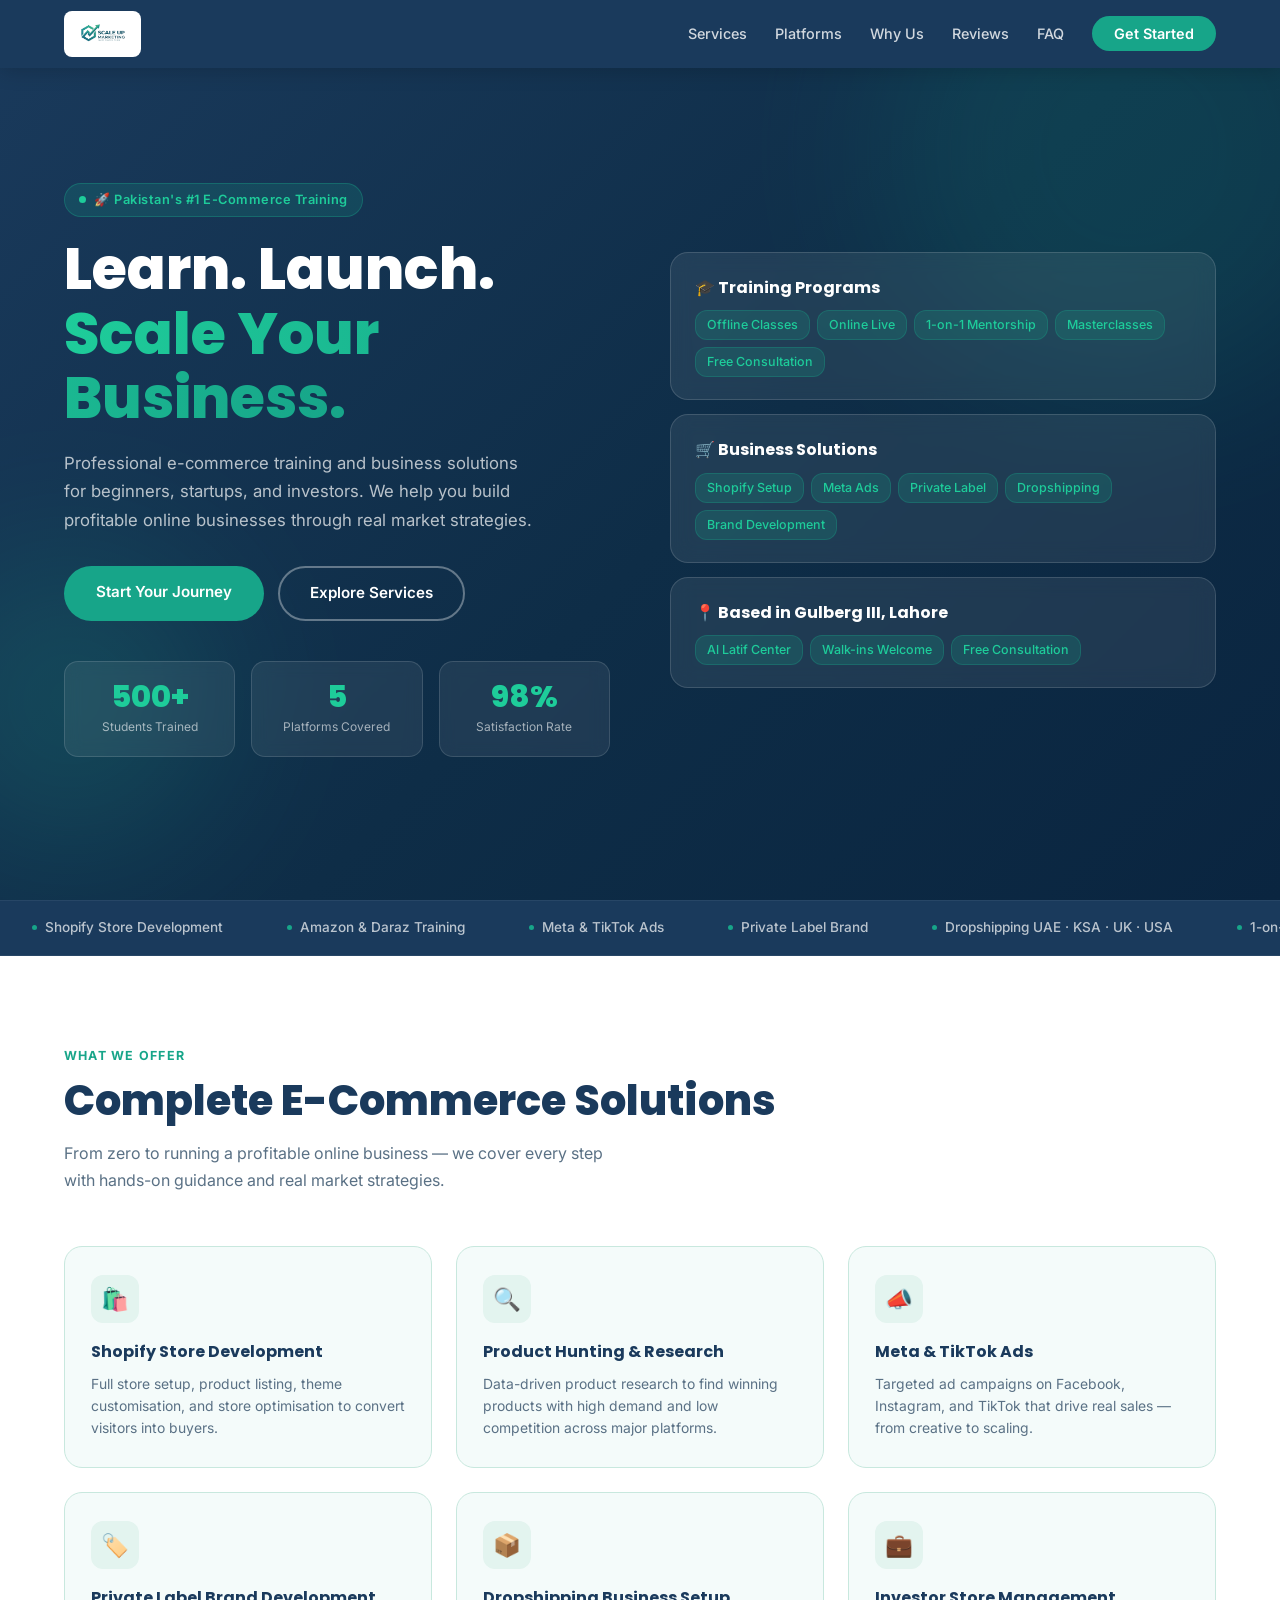
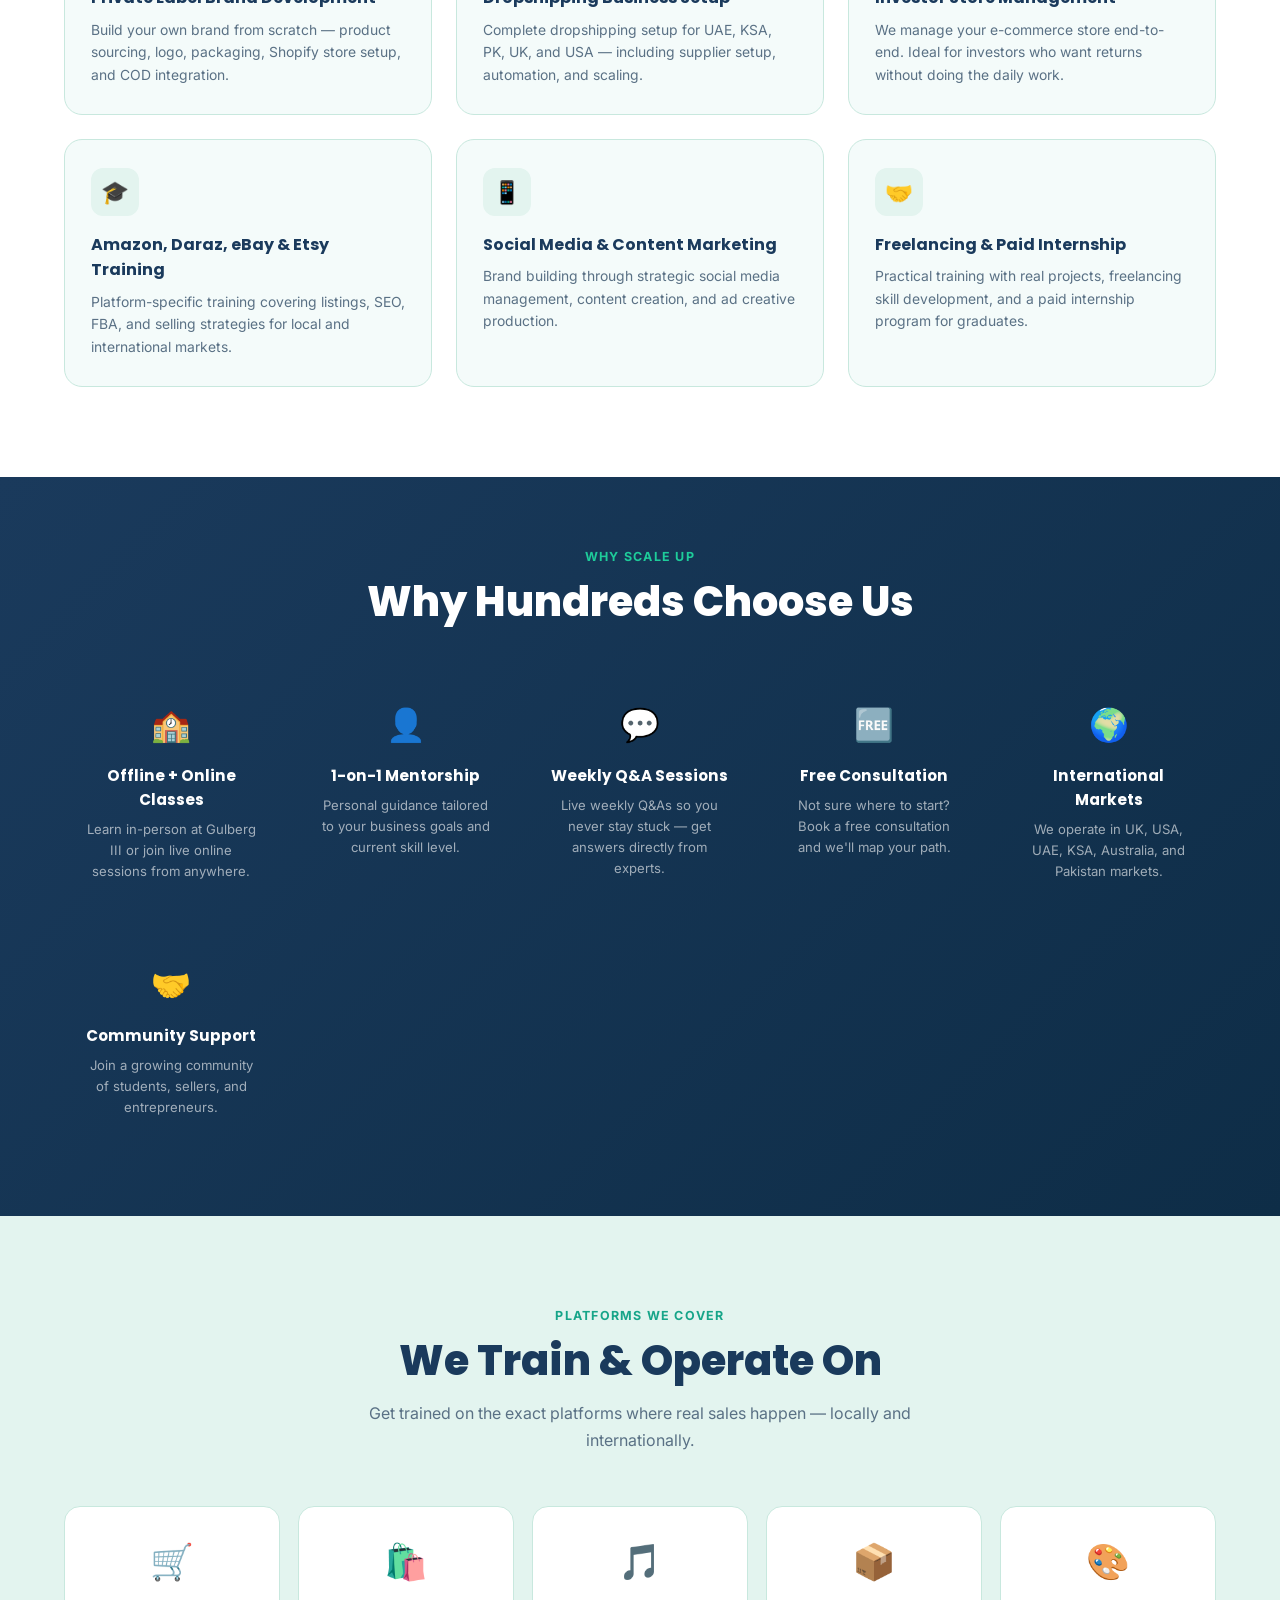
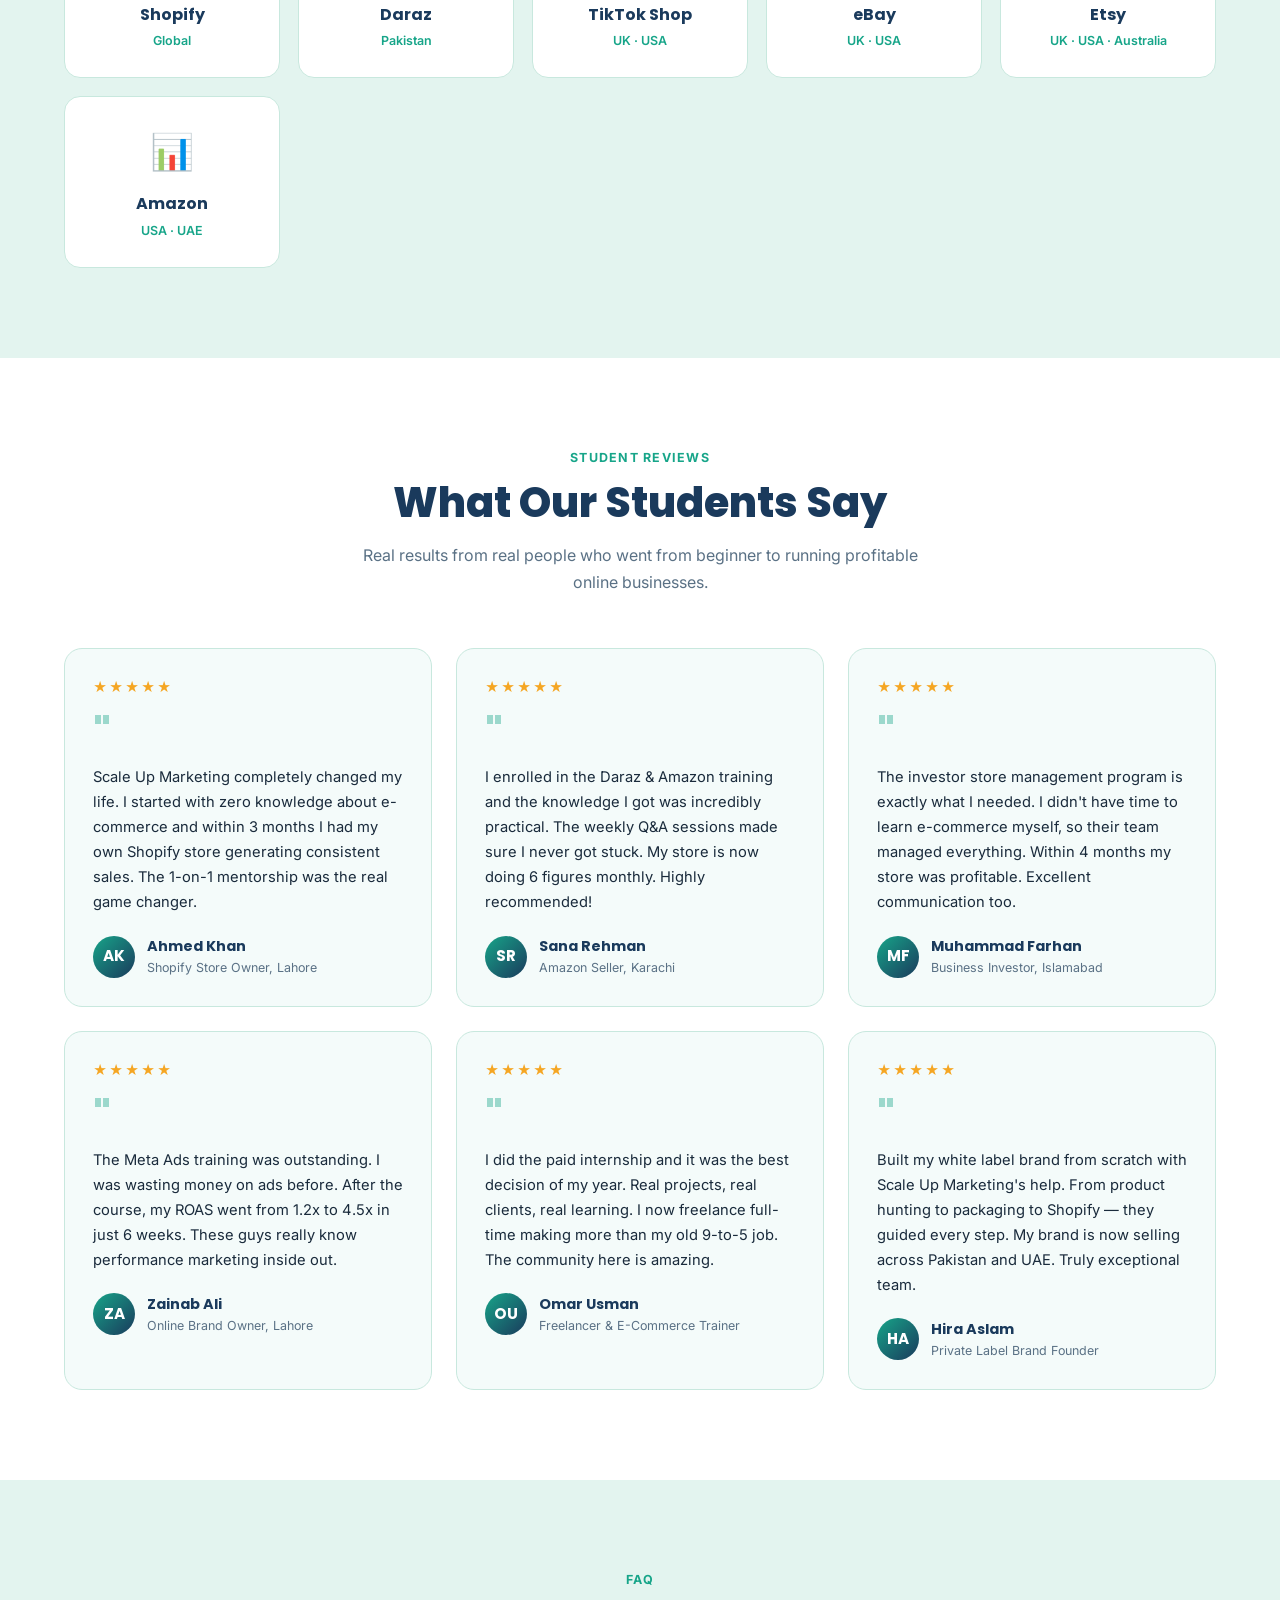
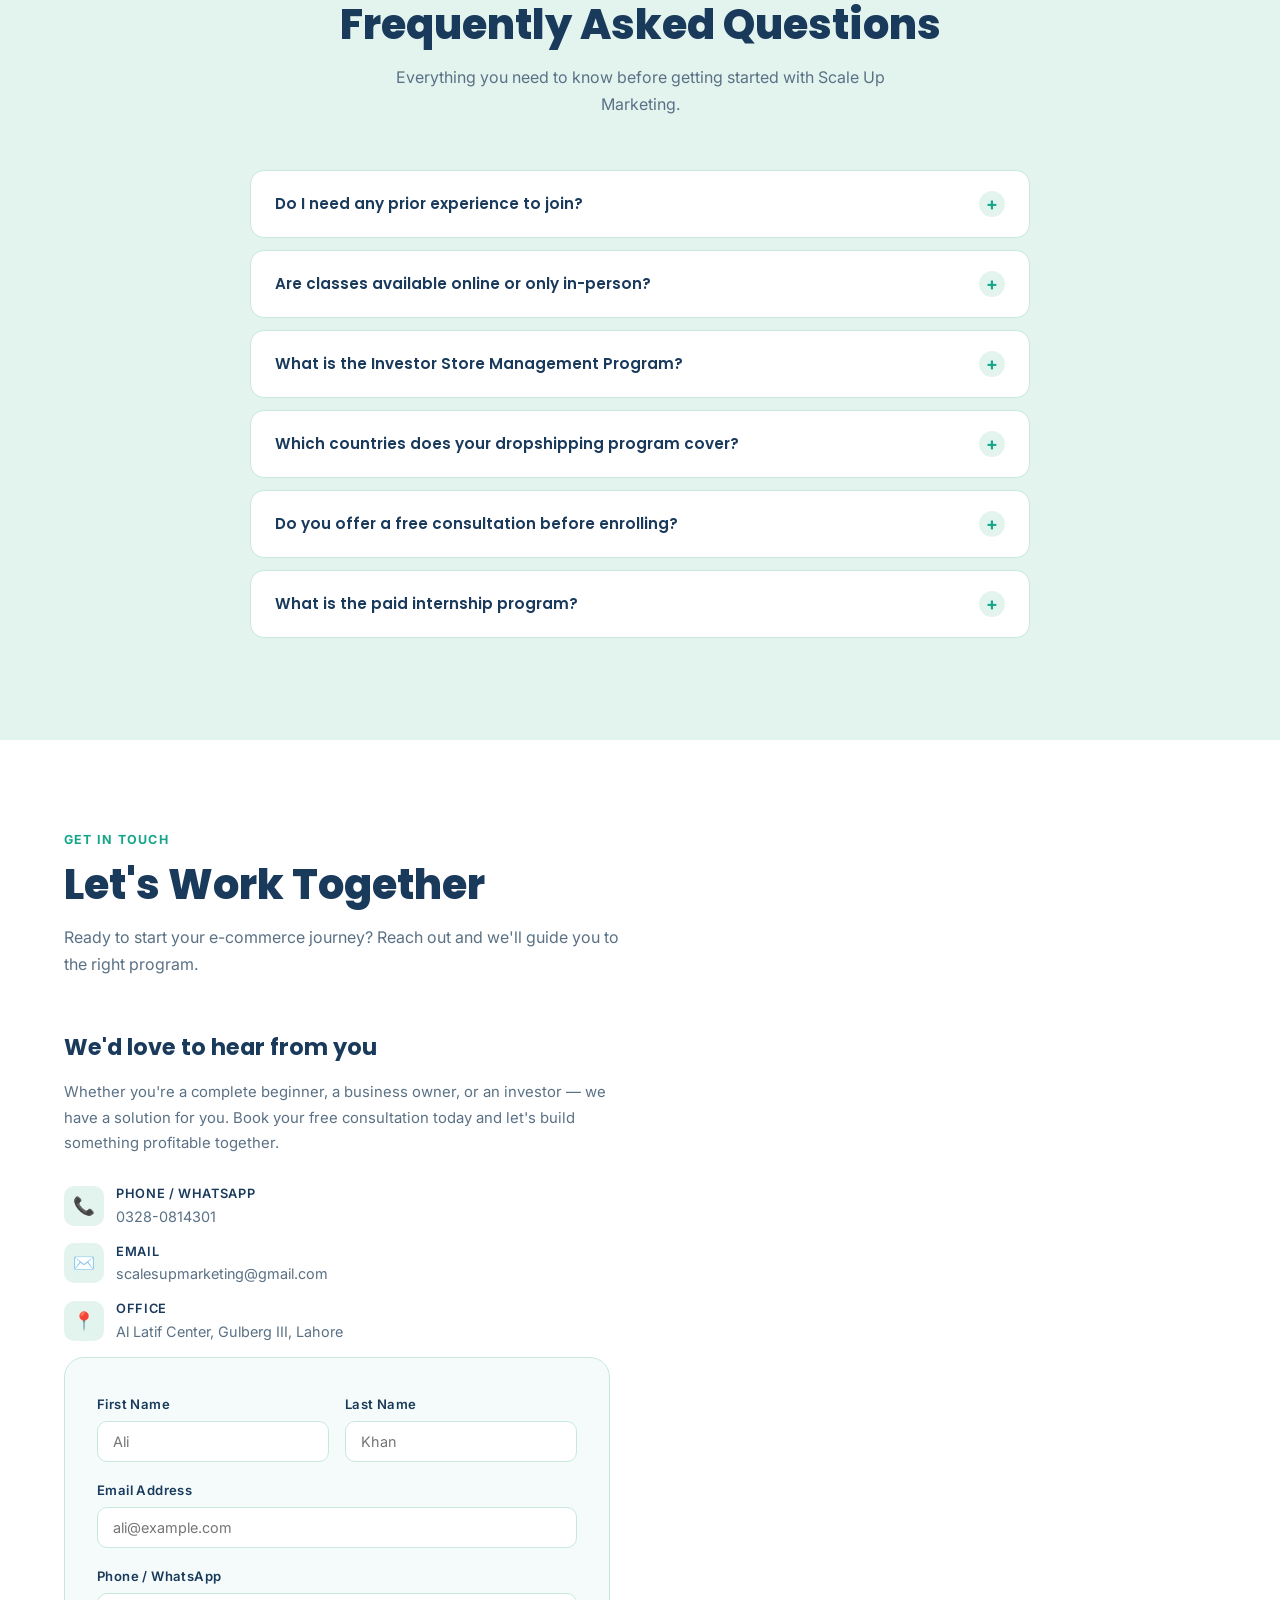
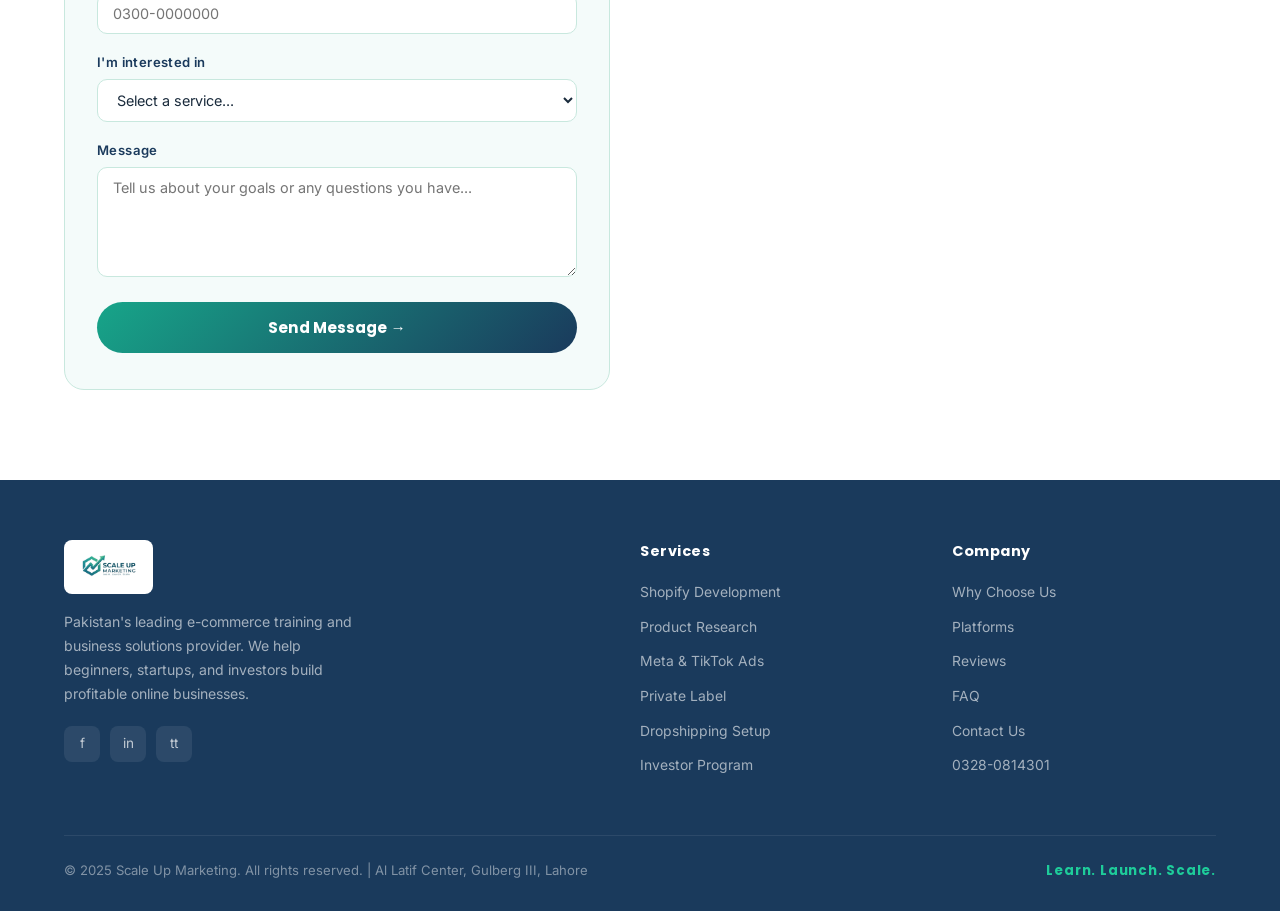
<file: index.html>
<!DOCTYPE html>
<html lang="en">
<head>
<meta charset="UTF-8"/>
<meta name="viewport" content="width=device-width, initial-scale=1.0"/>
<title>Scale Up Marketing — Learn. Launch. Scale.</title>
<link rel="preconnect" href="https://fonts.googleapis.com"/>
<link rel="preconnect" href="https://fonts.gstatic.com" crossorigin/>
<link href="https://fonts.googleapis.com/css2?family=Poppins:wght@400;500;600;700;800&family=Inter:wght@400;500&display=swap" rel="stylesheet"/>
<style>
*,*::before,*::after{box-sizing:border-box;margin:0;padding:0}
:root{
  --navy:#1A3A5C;
  --navy-light:#1F4E78;
  --teal:#17A589;
  --teal-light:#1ECC9A;
  --teal-pale:#E3F4EF;
  --bg:#F4FBFA;
  --white:#FFFFFF;
  --gray:#F2F4F6;
  --text:#1a2b3c;
  --muted:#5a7185;
  --border:#C8E8DE;
}
html{scroll-behavior:smooth}
body{font-family:'Inter',sans-serif;background:var(--bg);color:var(--text);line-height:1.6;overflow-x:hidden}

/* ── NAV ── */
nav{position:fixed;top:0;left:0;right:0;z-index:100;background:var(--navy);padding:0 5%;height:68px;display:flex;align-items:center;justify-content:space-between;box-shadow:0 2px 20px rgba(0,0,0,.18)}
.nav-logo{display:flex;align-items:center;gap:10px;text-decoration:none}
.nav-logo-img{height:46px;width:auto;object-fit:contain;background:#fff;border-radius:8px;padding:4px 10px;}
.nav-logo-icon{width:38px;height:38px}
.nav-logo-text{font-family:'Poppins',sans-serif;font-weight:700;font-size:1.05rem;color:#fff;line-height:1.1}
.nav-logo-text span{color:var(--teal-light);font-weight:800}
.nav-links{display:flex;align-items:center;gap:28px;list-style:none}
.nav-links a{color:rgba(255,255,255,.8);text-decoration:none;font-size:.9rem;font-weight:500;transition:color .2s}
.nav-links a:hover{color:var(--teal-light)}
.nav-cta{background:var(--teal);color:#fff!important;padding:9px 22px;border-radius:25px;font-weight:600!important;transition:background .2s!important}
.nav-cta:hover{background:var(--teal-light)!important}
.hamburger{display:none;flex-direction:column;gap:5px;cursor:pointer;padding:4px}
.hamburger span{width:24px;height:2px;background:#fff;border-radius:2px;transition:.3s}
@media(max-width:768px){
  .nav-links{display:none;position:absolute;top:68px;left:0;right:0;background:var(--navy);flex-direction:column;padding:20px 5%;gap:16px;border-top:1px solid rgba(255,255,255,.1)}
  .nav-links.open{display:flex}
  .hamburger{display:flex}
}

/* ── HERO ── */
#hero{min-height:100vh;background:linear-gradient(135deg,var(--navy) 0%,#0E2D47 55%,#0A2540 100%);display:flex;align-items:center;padding:100px 5% 60px;position:relative;overflow:hidden}
.hero-blob{position:absolute;border-radius:50%;filter:blur(80px);opacity:.15;pointer-events:none}
.blob1{width:500px;height:500px;background:var(--teal);top:-100px;right:-100px}
.blob2{width:300px;height:300px;background:#1ECC9A;bottom:50px;left:-80px}
.hero-inner{max-width:1200px;margin:0 auto;width:100%;display:grid;grid-template-columns:1fr 1fr;gap:60px;align-items:center;position:relative;z-index:1}
.hero-tag{display:inline-flex;align-items:center;gap:8px;background:rgba(23,165,137,.18);border:1px solid rgba(23,165,137,.35);color:var(--teal-light);padding:6px 14px;border-radius:20px;font-size:.8rem;font-weight:600;margin-bottom:20px;letter-spacing:.04em}
.hero-tag::before{content:'';width:7px;height:7px;background:var(--teal-light);border-radius:50%;animation:pulse 2s infinite}
@keyframes pulse{0%,100%{opacity:1;transform:scale(1)}50%{opacity:.5;transform:scale(1.4)}}
.hero-title{font-family:'Poppins',sans-serif;font-size:clamp(2.2rem,5vw,3.6rem);font-weight:800;color:#fff;line-height:1.12;margin-bottom:18px}
.hero-title .accent{background:linear-gradient(90deg,#1ECC9A,#17A589);-webkit-background-clip:text;-webkit-text-fill-color:transparent;background-clip:text}
.hero-subtitle{font-size:1.05rem;color:rgba(255,255,255,.7);margin-bottom:32px;max-width:480px;line-height:1.7}
.hero-btns{display:flex;gap:14px;flex-wrap:wrap}
.btn-primary{background:var(--teal);color:#fff;padding:14px 32px;border-radius:30px;font-weight:600;font-size:.95rem;text-decoration:none;transition:all .25s;display:inline-block}
.btn-primary:hover{background:var(--teal-light);transform:translateY(-2px);box-shadow:0 8px 25px rgba(23,165,137,.4)}
.btn-outline{border:2px solid rgba(255,255,255,.35);color:#fff;padding:13px 30px;border-radius:30px;font-weight:600;font-size:.95rem;text-decoration:none;transition:all .25s;display:inline-block}
.btn-outline:hover{border-color:var(--teal-light);color:var(--teal-light)}
.hero-stats{display:grid;grid-template-columns:repeat(3,1fr);gap:16px;margin-top:40px}
.stat-hex{background:rgba(255,255,255,.07);border:1px solid rgba(255,255,255,.13);border-radius:14px;padding:20px 14px;text-align:center;backdrop-filter:blur(8px)}
.stat-num{font-family:'Poppins',sans-serif;font-size:1.9rem;font-weight:800;color:var(--teal-light);line-height:1}
.stat-label{font-size:.75rem;color:rgba(255,255,255,.6);margin-top:5px}
.hero-visual{display:flex;flex-direction:column;gap:14px;align-items:center}
.hero-card{background:rgba(255,255,255,.08);border:1px solid rgba(255,255,255,.14);border-radius:18px;padding:22px 24px;backdrop-filter:blur(10px);width:100%}
.hero-card-title{font-family:'Poppins',sans-serif;font-weight:700;color:#fff;font-size:1rem;margin-bottom:10px}
.hero-card-items{display:flex;flex-wrap:wrap;gap:7px}
.hero-card-item{background:rgba(23,165,137,.2);border:1px solid rgba(23,165,137,.3);color:var(--teal-light);font-size:.78rem;padding:4px 11px;border-radius:12px;font-weight:500}
@media(max-width:768px){
  .hero-inner{grid-template-columns:1fr}
  .hero-stats{grid-template-columns:repeat(3,1fr)}
  .hero-visual{display:none}
}

/* ── TICKER ── */
.ticker-wrap{background:var(--navy);padding:16px 0;overflow:hidden;border-top:1px solid rgba(255,255,255,.06);border-bottom:1px solid rgba(255,255,255,.06)}
.ticker-track{display:flex;gap:0;white-space:nowrap;animation:ticker 22s linear infinite}
@keyframes ticker{from{transform:translateX(0)}to{transform:translateX(-50%)}}
.ticker-item{display:inline-flex;align-items:center;gap:8px;padding:0 32px;color:rgba(255,255,255,.7);font-size:.85rem;font-weight:500}
.ticker-item .dot{width:5px;height:5px;background:var(--teal);border-radius:50%;flex-shrink:0}

/* ── SECTIONS COMMON ── */
section{padding:90px 5%}
.section-inner{max-width:1200px;margin:0 auto}
.section-eyebrow{font-size:.78rem;font-weight:700;letter-spacing:.1em;text-transform:uppercase;color:var(--teal);margin-bottom:10px}
.section-title{font-family:'Poppins',sans-serif;font-size:clamp(1.8rem,3.5vw,2.6rem);font-weight:800;color:var(--navy);line-height:1.2;margin-bottom:14px}
.section-sub{font-size:1rem;color:var(--muted);max-width:560px;line-height:1.7}
.section-header{margin-bottom:52px}
.section-header.centered{text-align:center}
.section-header.centered .section-sub{margin:0 auto}

/* ── SERVICES ── */
#services{background:var(--white)}
.services-grid{display:grid;grid-template-columns:repeat(auto-fit,minmax(280px,1fr));gap:24px}
.service-card{background:var(--bg);border:1.5px solid var(--border);border-radius:18px;padding:28px 26px;transition:all .3s;cursor:default;position:relative;overflow:hidden}
.service-card::before{content:'';position:absolute;top:0;left:0;right:0;height:3px;background:linear-gradient(90deg,var(--teal),var(--teal-light));transform:scaleX(0);transform-origin:left;transition:.3s}
.service-card:hover{transform:translateY(-5px);box-shadow:0 16px 40px rgba(23,165,137,.13);border-color:var(--teal)}
.service-card:hover::before{transform:scaleX(1)}
.service-icon{width:48px;height:48px;background:var(--teal-pale);border-radius:12px;display:flex;align-items:center;justify-content:center;margin-bottom:16px;font-size:1.4rem}
.service-name{font-family:'Poppins',sans-serif;font-weight:700;font-size:1rem;color:var(--navy);margin-bottom:8px}
.service-desc{font-size:.87rem;color:var(--muted);line-height:1.6}

/* ── PLATFORMS ── */
#platforms{background:var(--teal-pale)}
.platforms-grid{display:grid;grid-template-columns:repeat(auto-fit,minmax(180px,1fr));gap:18px}
.platform-card{background:var(--white);border:1.5px solid var(--border);border-radius:16px;padding:26px 20px;text-align:center;transition:all .3s}
.platform-card:hover{transform:translateY(-4px);box-shadow:0 12px 30px rgba(27,61,92,.1);border-color:var(--teal)}
.platform-emoji{font-size:2.2rem;margin-bottom:12px;display:block}
.platform-name{font-family:'Poppins',sans-serif;font-weight:700;font-size:1rem;color:var(--navy);margin-bottom:4px}
.platform-markets{font-size:.78rem;color:var(--teal);font-weight:600}

/* ── TESTIMONIALS ── */
#testimonials{background:var(--white)}
.testimonials-grid{display:grid;grid-template-columns:repeat(auto-fit,minmax(300px,1fr));gap:24px}
.testi-card{background:var(--bg);border:1.5px solid var(--border);border-radius:18px;padding:28px;transition:all .3s;position:relative}
.testi-card:hover{box-shadow:0 12px 35px rgba(23,165,137,.1);border-color:var(--teal)}
.testi-quote{font-size:2.5rem;line-height:1;color:var(--teal);font-family:'Poppins',sans-serif;font-weight:800;margin-bottom:12px;opacity:.4}
.testi-text{font-size:.92rem;color:var(--text);line-height:1.7;margin-bottom:20px}
.testi-author{display:flex;align-items:center;gap:12px}
.testi-avatar{width:42px;height:42px;border-radius:50%;background:linear-gradient(135deg,var(--teal),var(--navy));display:flex;align-items:center;justify-content:center;font-family:'Poppins',sans-serif;font-weight:700;color:#fff;font-size:.95rem;flex-shrink:0}
.testi-name{font-family:'Poppins',sans-serif;font-weight:700;font-size:.9rem;color:var(--navy)}
.testi-role{font-size:.78rem;color:var(--muted)}
.stars{color:#f5a623;font-size:.85rem;margin-bottom:14px;letter-spacing:2px}

/* ── FAQ ── */
#faq{background:var(--teal-pale)}
.faq-wrap{max-width:780px;margin:0 auto}
.faq-item{background:var(--white);border:1.5px solid var(--border);border-radius:14px;margin-bottom:12px;overflow:hidden;transition:.3s}
.faq-item.open{border-color:var(--teal);box-shadow:0 4px 20px rgba(23,165,137,.1)}
.faq-q{padding:20px 24px;cursor:pointer;display:flex;justify-content:space-between;align-items:center;gap:16px;user-select:none}
.faq-q-text{font-family:'Poppins',sans-serif;font-weight:600;font-size:.95rem;color:var(--navy)}
.faq-icon{width:26px;height:26px;background:var(--teal-pale);border-radius:50%;display:flex;align-items:center;justify-content:center;flex-shrink:0;transition:.3s;color:var(--teal);font-size:1.1rem;font-weight:700}
.faq-item.open .faq-icon{background:var(--teal);color:#fff;transform:rotate(45deg)}
.faq-a{max-height:0;overflow:hidden;transition:max-height .4s ease,padding .3s}
.faq-item.open .faq-a{max-height:300px;padding:0 24px 20px}
.faq-a p{font-size:.9rem;color:var(--muted);line-height:1.7}

/* ── CONTACT ── */
#contact{background:var(--white)}
.contact-inner{display:grid;grid-template-columns:1fr 1fr;gap:60px;align-items:start}
.contact-info h3{font-family:'Poppins',sans-serif;font-weight:700;font-size:1.4rem;color:var(--navy);margin-bottom:14px}
.contact-info p{color:var(--muted);font-size:.93rem;line-height:1.7;margin-bottom:28px}
.contact-detail{display:flex;align-items:center;gap:12px;margin-bottom:14px}
.contact-icon{width:40px;height:40px;background:var(--teal-pale);border-radius:10px;display:flex;align-items:center;justify-content:center;font-size:1.1rem;flex-shrink:0}
.contact-detail-text{font-size:.9rem}
.contact-detail-label{font-weight:600;color:var(--navy);font-size:.8rem;text-transform:uppercase;letter-spacing:.05em}
.contact-detail-val{color:var(--muted)}
.contact-form{background:var(--bg);border:1.5px solid var(--border);border-radius:20px;padding:36px 32px}
.form-row{display:grid;grid-template-columns:1fr 1fr;gap:16px}
.form-group{margin-bottom:18px}
.form-group label{font-size:.82rem;font-weight:600;color:var(--navy);display:block;margin-bottom:6px;letter-spacing:.03em}
.form-group input,.form-group textarea,.form-group select{width:100%;border:1.5px solid var(--border);border-radius:10px;padding:11px 15px;font-family:'Inter',sans-serif;font-size:.9rem;color:var(--text);background:var(--white);transition:.2s;outline:none}
.form-group input:focus,.form-group textarea:focus,.form-group select:focus{border-color:var(--teal);box-shadow:0 0 0 3px rgba(23,165,137,.12)}
.form-group textarea{min-height:110px;resize:vertical}
.btn-submit{background:linear-gradient(135deg,var(--teal),var(--navy));color:#fff;border:none;padding:14px 36px;border-radius:30px;font-family:'Poppins',sans-serif;font-weight:700;font-size:.95rem;cursor:pointer;transition:all .25s;width:100%}
.btn-submit:hover{opacity:.9;transform:translateY(-2px);box-shadow:0 8px 25px rgba(27,61,92,.25)}
@media(max-width:768px){
  .contact-inner{grid-template-columns:1fr}
  .form-row{grid-template-columns:1fr}
}

/* ── FOOTER ── */
footer{background:var(--navy);padding:60px 5% 30px;color:rgba(255,255,255,.75)}
.footer-inner{max-width:1200px;margin:0 auto}
.footer-grid{display:grid;grid-template-columns:2fr 1fr 1fr;gap:48px;margin-bottom:48px}
.footer-brand .footer-logo-text{font-family:'Poppins',sans-serif;font-weight:800;font-size:1.3rem;color:#fff;margin-bottom:12px}
.footer-brand .footer-logo-text span{color:var(--teal-light)}
.footer-brand p{font-size:.88rem;line-height:1.7;max-width:300px;color:rgba(255,255,255,.6)}
.footer-socials{display:flex;gap:10px;margin-top:20px}
.social-btn{width:36px;height:36px;background:rgba(255,255,255,.08);border-radius:8px;display:flex;align-items:center;justify-content:center;color:rgba(255,255,255,.7);text-decoration:none;font-size:.85rem;transition:.2s}
.social-btn:hover{background:var(--teal);color:#fff}
.footer-col h4{font-family:'Poppins',sans-serif;font-weight:700;font-size:.9rem;color:#fff;margin-bottom:16px;letter-spacing:.04em}
.footer-col ul{list-style:none}
.footer-col ul li{margin-bottom:9px}
.footer-col ul li a{color:rgba(255,255,255,.6);text-decoration:none;font-size:.87rem;transition:.2s}
.footer-col ul li a:hover{color:var(--teal-light)}
.footer-bottom{border-top:1px solid rgba(255,255,255,.08);padding-top:24px;display:flex;justify-content:space-between;align-items:center;gap:12px;flex-wrap:wrap}
.footer-bottom p{font-size:.82rem;color:rgba(255,255,255,.45)}
.footer-tagline{font-family:'Poppins',sans-serif;font-weight:700;font-size:.82rem;color:var(--teal-light);letter-spacing:.06em}
@media(max-width:768px){
  .footer-grid{grid-template-columns:1fr;gap:32px}
}

/* ── SCROLL REVEAL ── */
.reveal{opacity:0;transform:translateY(28px);transition:opacity .6s ease,transform .6s ease}
.reveal.visible{opacity:1;transform:none}

/* ── WHY CHOOSE US strip ── */
#why{background:linear-gradient(135deg,var(--navy),#0E2D47);padding:70px 5%}
.why-inner{max-width:1200px;margin:0 auto}
.why-grid{display:grid;grid-template-columns:repeat(auto-fit,minmax(200px,1fr));gap:20px}
.why-item{text-align:center;padding:28px 18px}
.why-item-icon{font-size:2rem;margin-bottom:14px}
.why-item-title{font-family:'Poppins',sans-serif;font-weight:700;color:#fff;font-size:.95rem;margin-bottom:7px}
.why-item-desc{font-size:.82rem;color:rgba(255,255,255,.6);line-height:1.6}
</style>
</head>
<body>

<!-- NAV -->
<nav>
  <a href="#hero" class="nav-logo">
    <img src="[data-uri]" alt="Scale Up Marketing" class="nav-logo-img"/>
  </a>
  <div class="hamburger" onclick="this.classList.toggle('active');document.getElementById('navlinks').classList.toggle('open')">
    <span></span><span></span><span></span>
  </div>
  <ul class="nav-links" id="navlinks">
    <li><a href="#services">Services</a></li>
    <li><a href="#platforms">Platforms</a></li>
    <li><a href="#why">Why Us</a></li>
    <li><a href="#testimonials">Reviews</a></li>
    <li><a href="#faq">FAQ</a></li>
    <li><a href="#contact" class="nav-cta">Get Started</a></li>
  </ul>
</nav>

<!-- HERO -->
<section id="hero">
  <div class="hero-blob blob1"></div>
  <div class="hero-blob blob2"></div>
  <div class="hero-inner">
    <div>
      <div class="hero-tag">🚀 Pakistan's #1 E-Commerce Training</div>
      <h1 class="hero-title">Learn. Launch.<br/><span class="accent">Scale Your Business.</span></h1>
      <p class="hero-subtitle">Professional e-commerce training and business solutions for beginners, startups, and investors. We help you build profitable online businesses through real market strategies.</p>
      <div class="hero-btns">
        <a href="#contact" class="btn-primary">Start Your Journey</a>
        <a href="#services" class="btn-outline">Explore Services</a>
      </div>
      <div class="hero-stats">
        <div class="stat-hex">
          <div class="stat-num">500+</div>
          <div class="stat-label">Students Trained</div>
        </div>
        <div class="stat-hex">
          <div class="stat-num">5</div>
          <div class="stat-label">Platforms Covered</div>
        </div>
        <div class="stat-hex">
          <div class="stat-num">98%</div>
          <div class="stat-label">Satisfaction Rate</div>
        </div>
      </div>
    </div>
    <div class="hero-visual reveal">
      <div class="hero-card">
        <div class="hero-card-title">🎓 Training Programs</div>
        <div class="hero-card-items">
          <span class="hero-card-item">Offline Classes</span>
          <span class="hero-card-item">Online Live</span>
          <span class="hero-card-item">1-on-1 Mentorship</span>
          <span class="hero-card-item">Masterclasses</span>
          <span class="hero-card-item">Free Consultation</span>
        </div>
      </div>
      <div class="hero-card">
        <div class="hero-card-title">🛒 Business Solutions</div>
        <div class="hero-card-items">
          <span class="hero-card-item">Shopify Setup</span>
          <span class="hero-card-item">Meta Ads</span>
          <span class="hero-card-item">Private Label</span>
          <span class="hero-card-item">Dropshipping</span>
          <span class="hero-card-item">Brand Development</span>
        </div>
      </div>
      <div class="hero-card">
        <div class="hero-card-title">📍 Based in Gulberg III, Lahore</div>
        <div class="hero-card-items">
          <span class="hero-card-item">Al Latif Center</span>
          <span class="hero-card-item">Walk-ins Welcome</span>
          <span class="hero-card-item">Free Consultation</span>
        </div>
      </div>
    </div>
  </div>
</section>

<!-- TICKER -->
<div class="ticker-wrap">
  <div class="ticker-track">
    <span class="ticker-item"><span class="dot"></span>Shopify Store Development</span>
    <span class="ticker-item"><span class="dot"></span>Amazon & Daraz Training</span>
    <span class="ticker-item"><span class="dot"></span>Meta & TikTok Ads</span>
    <span class="ticker-item"><span class="dot"></span>Private Label Brand</span>
    <span class="ticker-item"><span class="dot"></span>Dropshipping UAE · KSA · UK · USA</span>
    <span class="ticker-item"><span class="dot"></span>1-on-1 Mentorship</span>
    <span class="ticker-item"><span class="dot"></span>Investor Programs</span>
    <span class="ticker-item"><span class="dot"></span>Paid Internships</span>
    <span class="ticker-item"><span class="dot"></span>Shopify Store Development</span>
    <span class="ticker-item"><span class="dot"></span>Amazon & Daraz Training</span>
    <span class="ticker-item"><span class="dot"></span>Meta & TikTok Ads</span>
    <span class="ticker-item"><span class="dot"></span>Private Label Brand</span>
    <span class="ticker-item"><span class="dot"></span>Dropshipping UAE · KSA · UK · USA</span>
    <span class="ticker-item"><span class="dot"></span>1-on-1 Mentorship</span>
    <span class="ticker-item"><span class="dot"></span>Investor Programs</span>
    <span class="ticker-item"><span class="dot"></span>Paid Internships</span>
  </div>
</div>

<!-- SERVICES -->
<section id="services">
  <div class="section-inner">
    <div class="section-header reveal">
      <div class="section-eyebrow">What We Offer</div>
      <h2 class="section-title">Complete E-Commerce Solutions</h2>
      <p class="section-sub">From zero to running a profitable online business — we cover every step with hands-on guidance and real market strategies.</p>
    </div>
    <div class="services-grid">
      <div class="service-card reveal">
        <div class="service-icon">🛍️</div>
        <div class="service-name">Shopify Store Development</div>
        <div class="service-desc">Full store setup, product listing, theme customisation, and store optimisation to convert visitors into buyers.</div>
      </div>
      <div class="service-card reveal">
        <div class="service-icon">🔍</div>
        <div class="service-name">Product Hunting & Research</div>
        <div class="service-desc">Data-driven product research to find winning products with high demand and low competition across major platforms.</div>
      </div>
      <div class="service-card reveal">
        <div class="service-icon">📣</div>
        <div class="service-name">Meta & TikTok Ads</div>
        <div class="service-desc">Targeted ad campaigns on Facebook, Instagram, and TikTok that drive real sales — from creative to scaling.</div>
      </div>
      <div class="service-card reveal">
        <div class="service-icon">🏷️</div>
        <div class="service-name">Private Label Brand Development</div>
        <div class="service-desc">Build your own brand from scratch — product sourcing, logo, packaging, Shopify store setup, and COD integration.</div>
      </div>
      <div class="service-card reveal">
        <div class="service-icon">📦</div>
        <div class="service-name">Dropshipping Business Setup</div>
        <div class="service-desc">Complete dropshipping setup for UAE, KSA, PK, UK, and USA — including supplier setup, automation, and scaling.</div>
      </div>
      <div class="service-card reveal">
        <div class="service-icon">💼</div>
        <div class="service-name">Investor Store Management</div>
        <div class="service-desc">We manage your e-commerce store end-to-end. Ideal for investors who want returns without doing the daily work.</div>
      </div>
      <div class="service-card reveal">
        <div class="service-icon">🎓</div>
        <div class="service-name">Amazon, Daraz, eBay & Etsy Training</div>
        <div class="service-desc">Platform-specific training covering listings, SEO, FBA, and selling strategies for local and international markets.</div>
      </div>
      <div class="service-card reveal">
        <div class="service-icon">📱</div>
        <div class="service-name">Social Media & Content Marketing</div>
        <div class="service-desc">Brand building through strategic social media management, content creation, and ad creative production.</div>
      </div>
      <div class="service-card reveal">
        <div class="service-icon">🤝</div>
        <div class="service-name">Freelancing & Paid Internship</div>
        <div class="service-desc">Practical training with real projects, freelancing skill development, and a paid internship program for graduates.</div>
      </div>
    </div>
  </div>
</section>

<!-- WHY CHOOSE US -->
<section id="why">
  <div class="why-inner">
    <div class="section-header centered reveal" style="margin-bottom:44px">
      <div class="section-eyebrow" style="color:var(--teal-light)">Why Scale Up</div>
      <h2 class="section-title" style="color:#fff">Why Hundreds Choose Us</h2>
    </div>
    <div class="why-grid">
      <div class="why-item reveal">
        <div class="why-item-icon">🏫</div>
        <div class="why-item-title">Offline + Online Classes</div>
        <div class="why-item-desc">Learn in-person at Gulberg III or join live online sessions from anywhere.</div>
      </div>
      <div class="why-item reveal">
        <div class="why-item-icon">👤</div>
        <div class="why-item-title">1-on-1 Mentorship</div>
        <div class="why-item-desc">Personal guidance tailored to your business goals and current skill level.</div>
      </div>
      <div class="why-item reveal">
        <div class="why-item-icon">💬</div>
        <div class="why-item-title">Weekly Q&A Sessions</div>
        <div class="why-item-desc">Live weekly Q&As so you never stay stuck — get answers directly from experts.</div>
      </div>
      <div class="why-item reveal">
        <div class="why-item-icon">🆓</div>
        <div class="why-item-title">Free Consultation</div>
        <div class="why-item-desc">Not sure where to start? Book a free consultation and we'll map your path.</div>
      </div>
      <div class="why-item reveal">
        <div class="why-item-icon">🌍</div>
        <div class="why-item-title">International Markets</div>
        <div class="why-item-desc">We operate in UK, USA, UAE, KSA, Australia, and Pakistan markets.</div>
      </div>
      <div class="why-item reveal">
        <div class="why-item-icon">🤝</div>
        <div class="why-item-title">Community Support</div>
        <div class="why-item-desc">Join a growing community of students, sellers, and entrepreneurs.</div>
      </div>
    </div>
  </div>
</section>

<!-- PLATFORMS -->
<section id="platforms">
  <div class="section-inner">
    <div class="section-header centered reveal">
      <div class="section-eyebrow">Platforms We Cover</div>
      <h2 class="section-title">We Train & Operate On</h2>
      <p class="section-sub">Get trained on the exact platforms where real sales happen — locally and internationally.</p>
    </div>
    <div class="platforms-grid">
      <div class="platform-card reveal">
        <span class="platform-emoji">🛒</span>
        <div class="platform-name">Shopify</div>
        <div class="platform-markets">Global</div>
      </div>
      <div class="platform-card reveal">
        <span class="platform-emoji">🛍️</span>
        <div class="platform-name">Daraz</div>
        <div class="platform-markets">Pakistan</div>
      </div>
      <div class="platform-card reveal">
        <span class="platform-emoji">🎵</span>
        <div class="platform-name">TikTok Shop</div>
        <div class="platform-markets">UK · USA</div>
      </div>
      <div class="platform-card reveal">
        <span class="platform-emoji">📦</span>
        <div class="platform-name">eBay</div>
        <div class="platform-markets">UK · USA</div>
      </div>
      <div class="platform-card reveal">
        <span class="platform-emoji">🎨</span>
        <div class="platform-name">Etsy</div>
        <div class="platform-markets">UK · USA · Australia</div>
      </div>
      <div class="platform-card reveal">
        <span class="platform-emoji">📊</span>
        <div class="platform-name">Amazon</div>
        <div class="platform-markets">USA · UAE</div>
      </div>
    </div>
  </div>
</section>

<!-- TESTIMONIALS -->
<section id="testimonials">
  <div class="section-inner">
    <div class="section-header centered reveal">
      <div class="section-eyebrow">Student Reviews</div>
      <h2 class="section-title">What Our Students Say</h2>
      <p class="section-sub">Real results from real people who went from beginner to running profitable online businesses.</p>
    </div>
    <div class="testimonials-grid">
      <div class="testi-card reveal">
        <div class="stars">★★★★★</div>
        <div class="testi-quote">"</div>
        <p class="testi-text">Scale Up Marketing completely changed my life. I started with zero knowledge about e-commerce and within 3 months I had my own Shopify store generating consistent sales. The 1-on-1 mentorship was the real game changer.</p>
        <div class="testi-author">
          <div class="testi-avatar">AK</div>
          <div>
            <div class="testi-name">Ahmed Khan</div>
            <div class="testi-role">Shopify Store Owner, Lahore</div>
          </div>
        </div>
      </div>
      <div class="testi-card reveal">
        <div class="stars">★★★★★</div>
        <div class="testi-quote">"</div>
        <p class="testi-text">I enrolled in the Daraz & Amazon training and the knowledge I got was incredibly practical. The weekly Q&A sessions made sure I never got stuck. My store is now doing 6 figures monthly. Highly recommended!</p>
        <div class="testi-author">
          <div class="testi-avatar">SR</div>
          <div>
            <div class="testi-name">Sana Rehman</div>
            <div class="testi-role">Amazon Seller, Karachi</div>
          </div>
        </div>
      </div>
      <div class="testi-card reveal">
        <div class="stars">★★★★★</div>
        <div class="testi-quote">"</div>
        <p class="testi-text">The investor store management program is exactly what I needed. I didn't have time to learn e-commerce myself, so their team managed everything. Within 4 months my store was profitable. Excellent communication too.</p>
        <div class="testi-author">
          <div class="testi-avatar">MF</div>
          <div>
            <div class="testi-name">Muhammad Farhan</div>
            <div class="testi-role">Business Investor, Islamabad</div>
          </div>
        </div>
      </div>
      <div class="testi-card reveal">
        <div class="stars">★★★★★</div>
        <div class="testi-quote">"</div>
        <p class="testi-text">The Meta Ads training was outstanding. I was wasting money on ads before. After the course, my ROAS went from 1.2x to 4.5x in just 6 weeks. These guys really know performance marketing inside out.</p>
        <div class="testi-author">
          <div class="testi-avatar">ZA</div>
          <div>
            <div class="testi-name">Zainab Ali</div>
            <div class="testi-role">Online Brand Owner, Lahore</div>
          </div>
        </div>
      </div>
      <div class="testi-card reveal">
        <div class="stars">★★★★★</div>
        <div class="testi-quote">"</div>
        <p class="testi-text">I did the paid internship and it was the best decision of my year. Real projects, real clients, real learning. I now freelance full-time making more than my old 9-to-5 job. The community here is amazing.</p>
        <div class="testi-author">
          <div class="testi-avatar">OU</div>
          <div>
            <div class="testi-name">Omar Usman</div>
            <div class="testi-role">Freelancer & E-Commerce Trainer</div>
          </div>
        </div>
      </div>
      <div class="testi-card reveal">
        <div class="stars">★★★★★</div>
        <div class="testi-quote">"</div>
        <p class="testi-text">Built my white label brand from scratch with Scale Up Marketing's help. From product hunting to packaging to Shopify — they guided every step. My brand is now selling across Pakistan and UAE. Truly exceptional team.</p>
        <div class="testi-author">
          <div class="testi-avatar">HA</div>
          <div>
            <div class="testi-name">Hira Aslam</div>
            <div class="testi-role">Private Label Brand Founder</div>
          </div>
        </div>
      </div>
    </div>
  </div>
</section>

<!-- FAQ -->
<section id="faq">
  <div class="section-inner">
    <div class="section-header centered reveal">
      <div class="section-eyebrow">FAQ</div>
      <h2 class="section-title">Frequently Asked Questions</h2>
      <p class="section-sub">Everything you need to know before getting started with Scale Up Marketing.</p>
    </div>
    <div class="faq-wrap">
      <div class="faq-item reveal">
        <div class="faq-q" onclick="toggleFaq(this)">
          <span class="faq-q-text">Do I need any prior experience to join?</span>
          <span class="faq-icon">+</span>
        </div>
        <div class="faq-a"><p>No prior experience is required at all. Our courses are designed specifically for beginners. We start from absolute zero and take you step-by-step to running a profitable online business. Whether you're a student, housewife, or professional — everyone is welcome.</p></div>
      </div>
      <div class="faq-item reveal">
        <div class="faq-q" onclick="toggleFaq(this)">
          <span class="faq-q-text">Are classes available online or only in-person?</span>
          <span class="faq-icon">+</span>
        </div>
        <div class="faq-a"><p>We offer both! You can join our offline physical classes at Al Latif Center, Gulberg III, Lahore, or attend our live online sessions from anywhere in Pakistan or abroad. The curriculum is identical for both formats.</p></div>
      </div>
      <div class="faq-item reveal">
        <div class="faq-q" onclick="toggleFaq(this)">
          <span class="faq-q-text">What is the Investor Store Management Program?</span>
          <span class="faq-icon">+</span>
        </div>
        <div class="faq-a"><p>This program is for investors who want to earn from e-commerce without managing it themselves. Our team handles everything — store setup, product research, ads, fulfilment, and scaling. You invest, we operate, and both parties share the profits. Book a free consultation to learn more.</p></div>
      </div>
      <div class="faq-item reveal">
        <div class="faq-q" onclick="toggleFaq(this)">
          <span class="faq-q-text">Which countries does your dropshipping program cover?</span>
          <span class="faq-icon">+</span>
        </div>
        <div class="faq-a"><p>Our dropshipping program covers UAE, Saudi Arabia (KSA), Pakistan, United Kingdom, and the United States. We help with international product research, supplier and fulfilment setup, and running Meta and TikTok ad campaigns in each market.</p></div>
      </div>
      <div class="faq-item reveal">
        <div class="faq-q" onclick="toggleFaq(this)">
          <span class="faq-q-text">Do you offer a free consultation before enrolling?</span>
          <span class="faq-icon">+</span>
        </div>
        <div class="faq-a"><p>Yes! We offer a completely free consultation to help you figure out which program or service is the right fit for your goals and budget. You can call us at 0328-0814301, email us, or visit our office in Gulberg III, Lahore.</p></div>
      </div>
      <div class="faq-item reveal">
        <div class="faq-q" onclick="toggleFaq(this)">
          <span class="faq-q-text">What is the paid internship program?</span>
          <span class="faq-icon">+</span>
        </div>
        <div class="faq-a"><p>Our paid internship is a hands-on practical training program where you work on real projects and real clients under the supervision of our expert team. Interns get stipends and build a strong portfolio. It's ideal for fresh graduates or students wanting real-world e-commerce experience.</p></div>
      </div>
    </div>
  </div>
</section>

<!-- CONTACT -->
<section id="contact">
  <div class="section-inner">
    <div class="section-header reveal">
      <div class="section-eyebrow">Get In Touch</div>
      <h2 class="section-title">Let's Work Together</h2>
      <p class="section-sub">Ready to start your e-commerce journey? Reach out and we'll guide you to the right program.</p>
    </div>
    <div class="contact-inner">
      <div class="contact-info reveal">
        <h3>We'd love to hear from you</h3>
        <p>Whether you're a complete beginner, a business owner, or an investor — we have a solution for you. Book your free consultation today and let's build something profitable together.</p>
        <div class="contact-detail">
          <div class="contact-icon">📞</div>
          <div class="contact-detail-text">
            <div class="contact-detail-label">Phone / WhatsApp</div>
            <div class="contact-detail-val">0328-0814301</div>
          </div>
        </div>
        <div class="contact-detail">
          <div class="contact-icon">✉️</div>
          <div class="contact-detail-text">
            <div class="contact-detail-label">Email</div>
            <div class="contact-detail-val">scalesupmarketing@gmail.com</div>
          </div>
        </div>
        <div class="contact-detail">
          <div class="contact-icon">📍</div>
          <div class="contact-detail-text">
            <div class="contact-detail-label">Office</div>
            <div class="contact-detail-val">Al Latif Center, Gulberg III, Lahore</div>
          </div>
        </div>
      <div class="contact-form reveal">
        <div class="form-row">
          <div class="form-group">
            <label>First Name</label>
            <input type="text" placeholder="Ali"/>
          </div>
          <div class="form-group">
            <label>Last Name</label>
            <input type="text" placeholder="Khan"/>
          </div>
        </div>
        <div class="form-group">
          <label>Email Address</label>
          <input type="email" placeholder="ali@example.com"/>
        </div>
        <div class="form-group">
          <label>Phone / WhatsApp</label>
          <input type="tel" placeholder="0300-0000000"/>
        </div>
        <div class="form-group">
          <label>I'm interested in</label>
          <select>
            <option value="">Select a service...</option>
            <option>Shopify Store Development</option>
            <option>Amazon / Daraz / eBay / Etsy Training</option>
            <option>Meta & TikTok Ads</option>
            <option>Private Label Brand</option>
            <option>Dropshipping Setup</option>
            <option>Investor Store Management</option>
            <option>1-on-1 Mentorship</option>
            <option>Paid Internship</option>
            <option>Free Consultation</option>
          </select>
        </div>
        <div class="form-group">
          <label>Message</label>
          <textarea placeholder="Tell us about your goals or any questions you have..."></textarea>
        </div>
        <button class="btn-submit" onclick="handleSubmit(event)">Send Message →</button>
      </div>
    </div>
  </div>
</section>

<!-- FOOTER -->
<footer>
  <div class="footer-inner">
    <div class="footer-grid">
      <div class="footer-brand">
        <img src="[data-uri]" alt="Scale Up Marketing" style="height:54px;width:auto;object-fit:contain;background:#fff;border-radius:8px;padding:4px 10px;margin-bottom:16px;display:block;"/>
        <p>Pakistan's leading e-commerce training and business solutions provider. We help beginners, startups, and investors build profitable online businesses.</p>
        <div class="footer-socials">
          <a href="https://facebook.com/scalesupmarketing" class="social-btn" target="_blank" title="Facebook">f</a>
          <a href="https://instagram.com/scalesupmarketing" class="social-btn" target="_blank" title="Instagram">in</a>
          <a href="https://tiktok.com/@scalesup_marketing" class="social-btn" target="_blank" title="TikTok">tt</a>
        </div>
      </div>
      <div class="footer-col">
        <h4>Services</h4>
        <ul>
          <li><a href="#services">Shopify Development</a></li>
          <li><a href="#services">Product Research</a></li>
          <li><a href="#services">Meta & TikTok Ads</a></li>
          <li><a href="#services">Private Label</a></li>
          <li><a href="#services">Dropshipping Setup</a></li>
          <li><a href="#services">Investor Program</a></li>
        </ul>
      </div>
      <div class="footer-col">
        <h4>Company</h4>
        <ul>
          <li><a href="#why">Why Choose Us</a></li>
          <li><a href="#platforms">Platforms</a></li>
          <li><a href="#testimonials">Reviews</a></li>
          <li><a href="#faq">FAQ</a></li>
          <li><a href="#contact">Contact Us</a></li>
          <li><a href="tel:03280814301">0328-0814301</a></li>
        </ul>
      </div>
    </div>
    <div class="footer-bottom">
      <p>© 2025 Scale Up Marketing. All rights reserved. | Al Latif Center, Gulberg III, Lahore</p>
      <div class="footer-tagline">Learn. Launch. Scale.</div>
    </div>
  </div>
</footer>

<script>
// Scroll reveal
const reveals = document.querySelectorAll('.reveal');
const observer = new IntersectionObserver((entries) => {
  entries.forEach((e, i) => {
    if (e.isIntersecting) {
      setTimeout(() => e.target.classList.add('visible'), i * 60);
      observer.unobserve(e.target);
    }
  });
}, { threshold: 0.1 });
reveals.forEach(r => observer.observe(r));

// FAQ toggle
function toggleFaq(el) {
  const item = el.parentElement;
  const isOpen = item.classList.contains('open');
  document.querySelectorAll('.faq-item.open').forEach(i => i.classList.remove('open'));
  if (!isOpen) item.classList.add('open');
}

// Form submit
function handleSubmit(e) {
  e.preventDefault();
  const btn = e.target;
  btn.textContent = '✓ Message Sent!';
  btn.style.background = 'linear-gradient(135deg,#17A589,#1A3A5C)';
  btn.style.opacity = '0.85';
  btn.disabled = true;
  setTimeout(() => {
    btn.textContent = 'Send Message →';
    btn.style.opacity = '1';
    btn.disabled = false;
  }, 3500);
}

// Navbar scroll effect
window.addEventListener('scroll', () => {
  const nav = document.querySelector('nav');
  nav.style.boxShadow = window.scrollY > 30 ? '0 4px 30px rgba(0,0,0,.25)' : '0 2px 20px rgba(0,0,0,.18)';
});
</script>
</body>
</html>
</file>
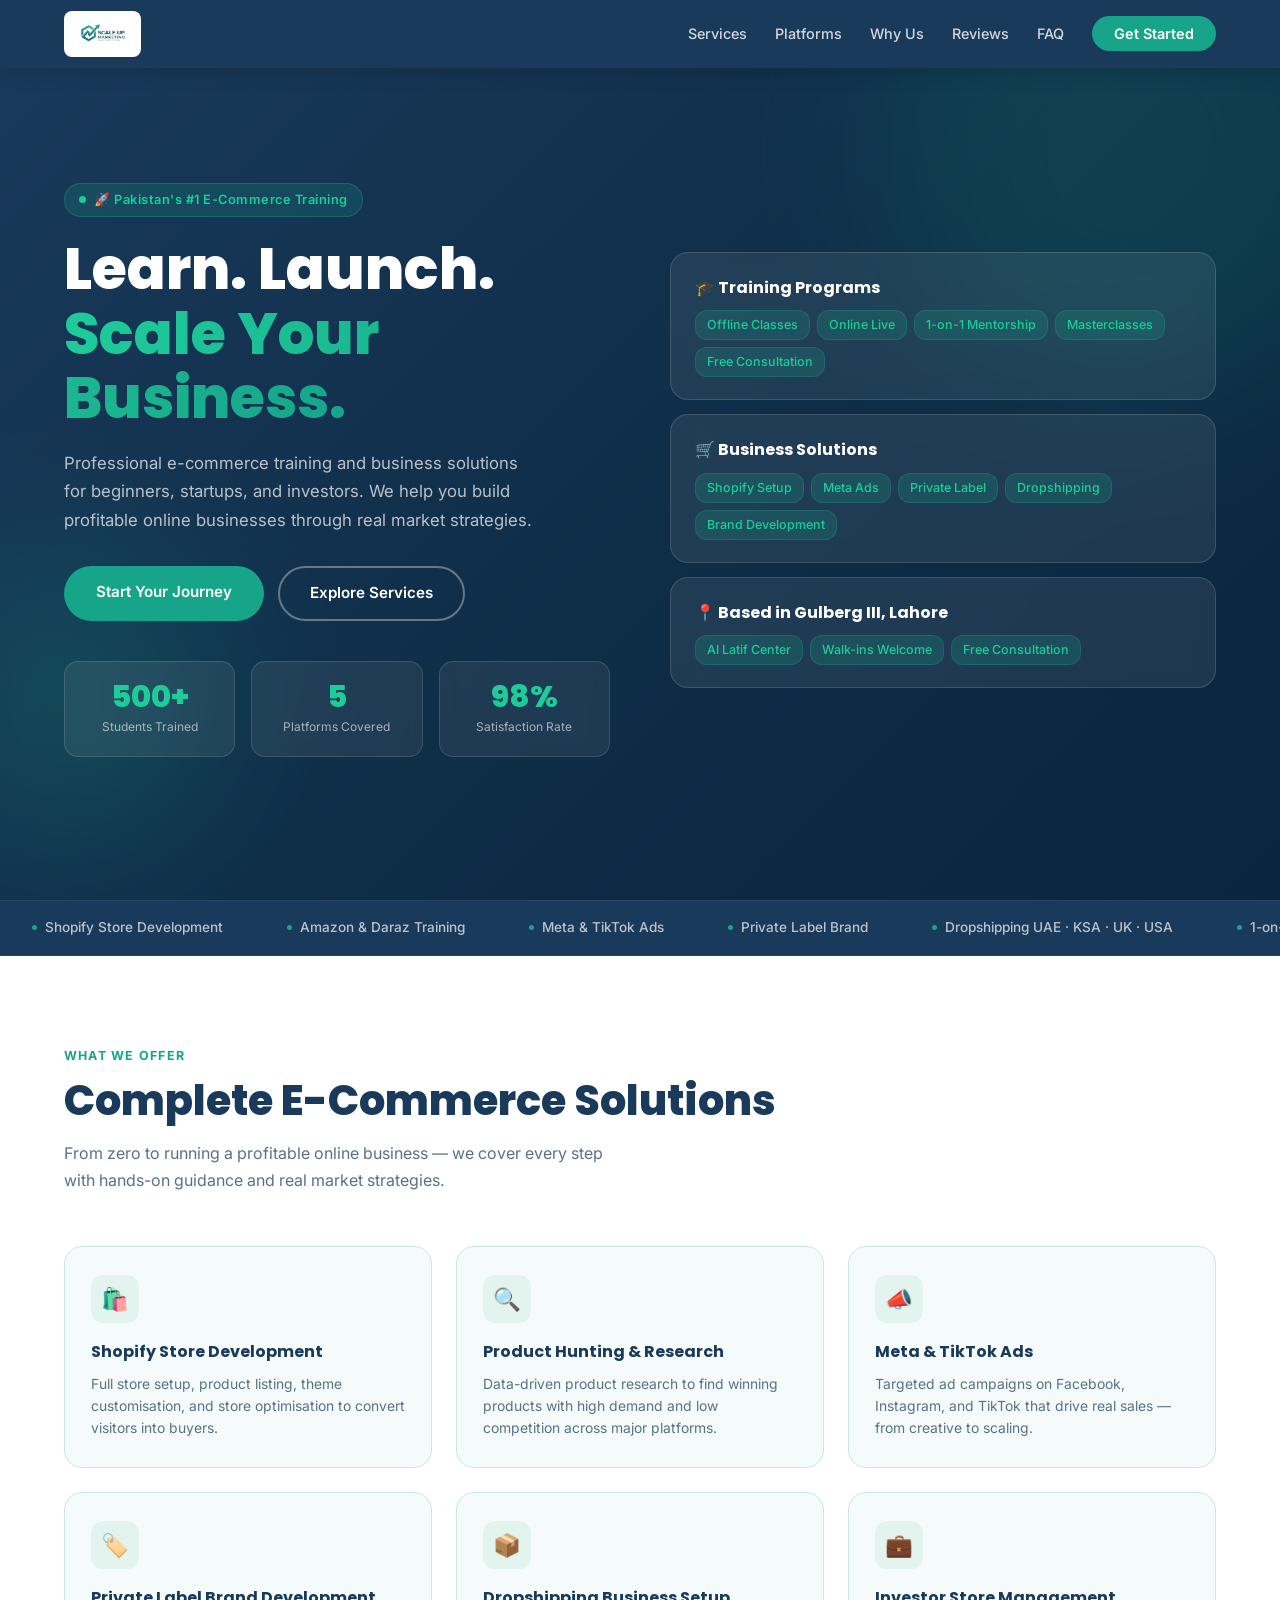
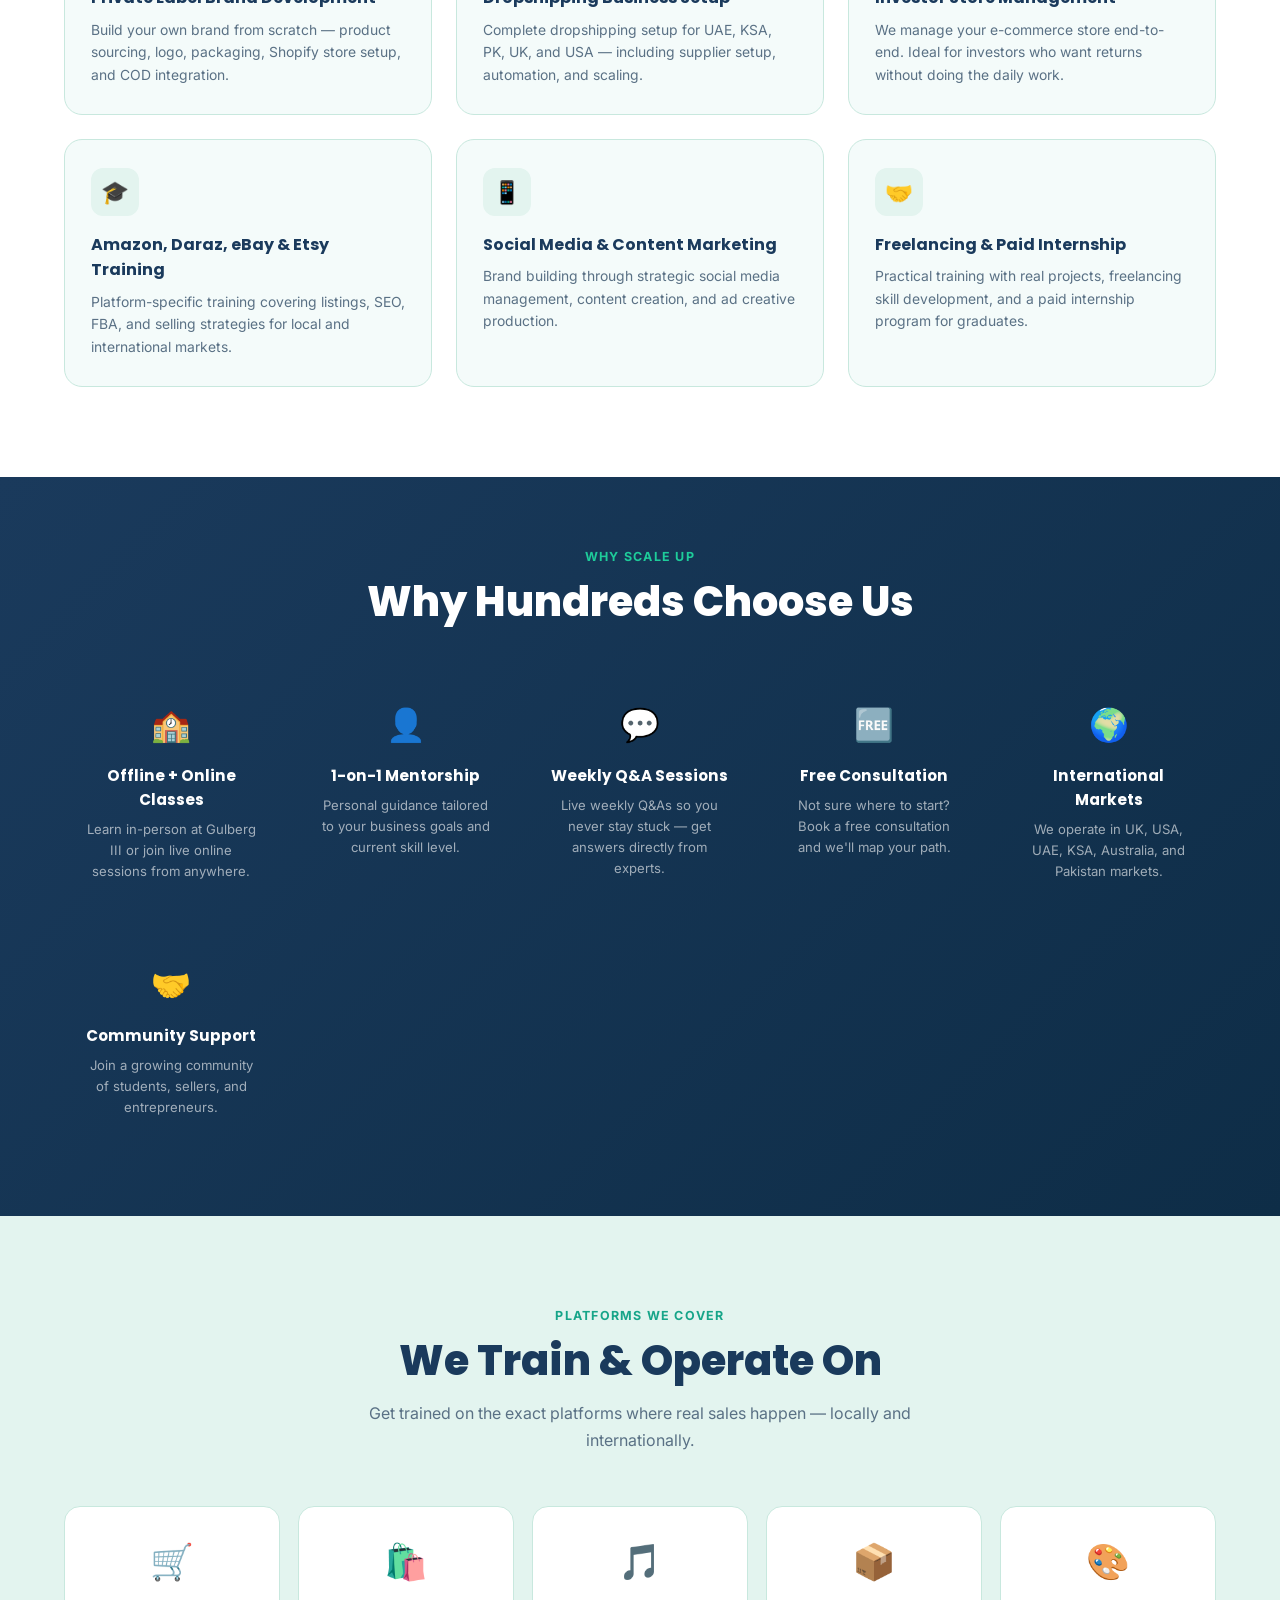
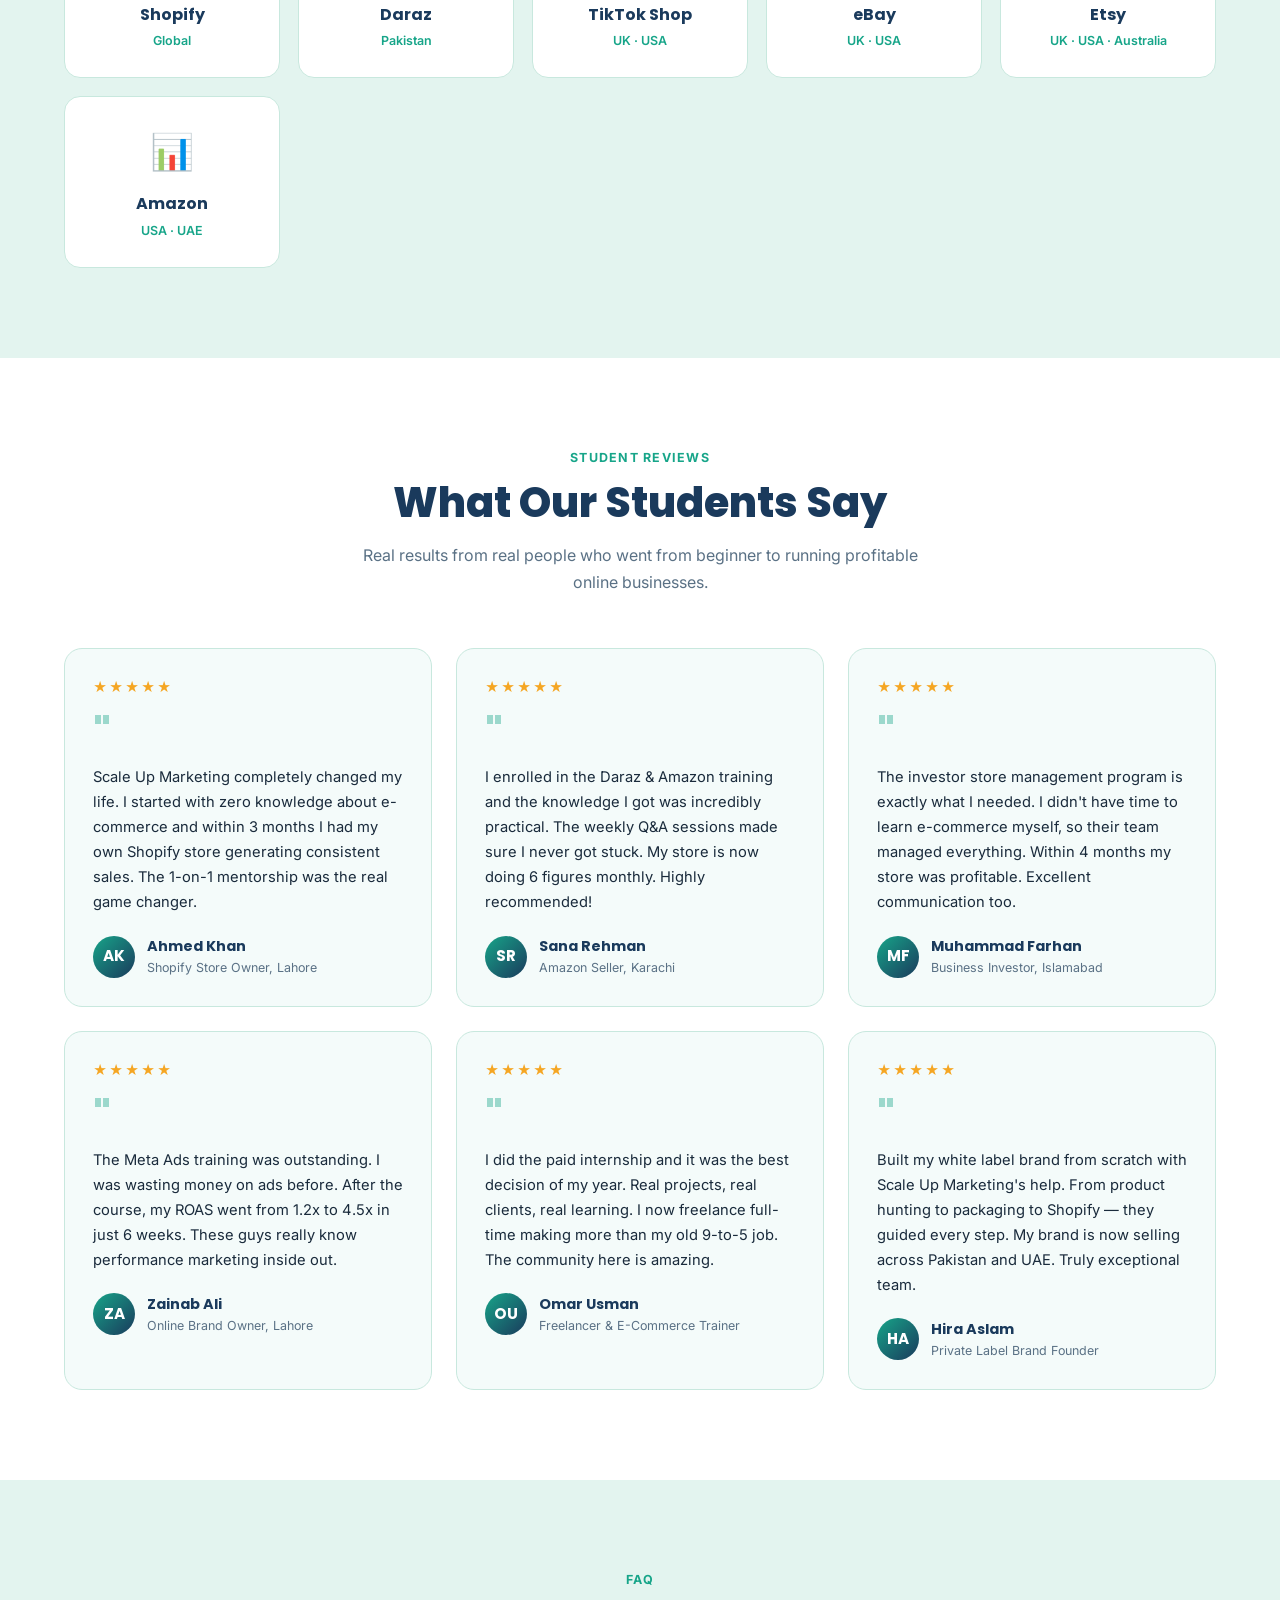
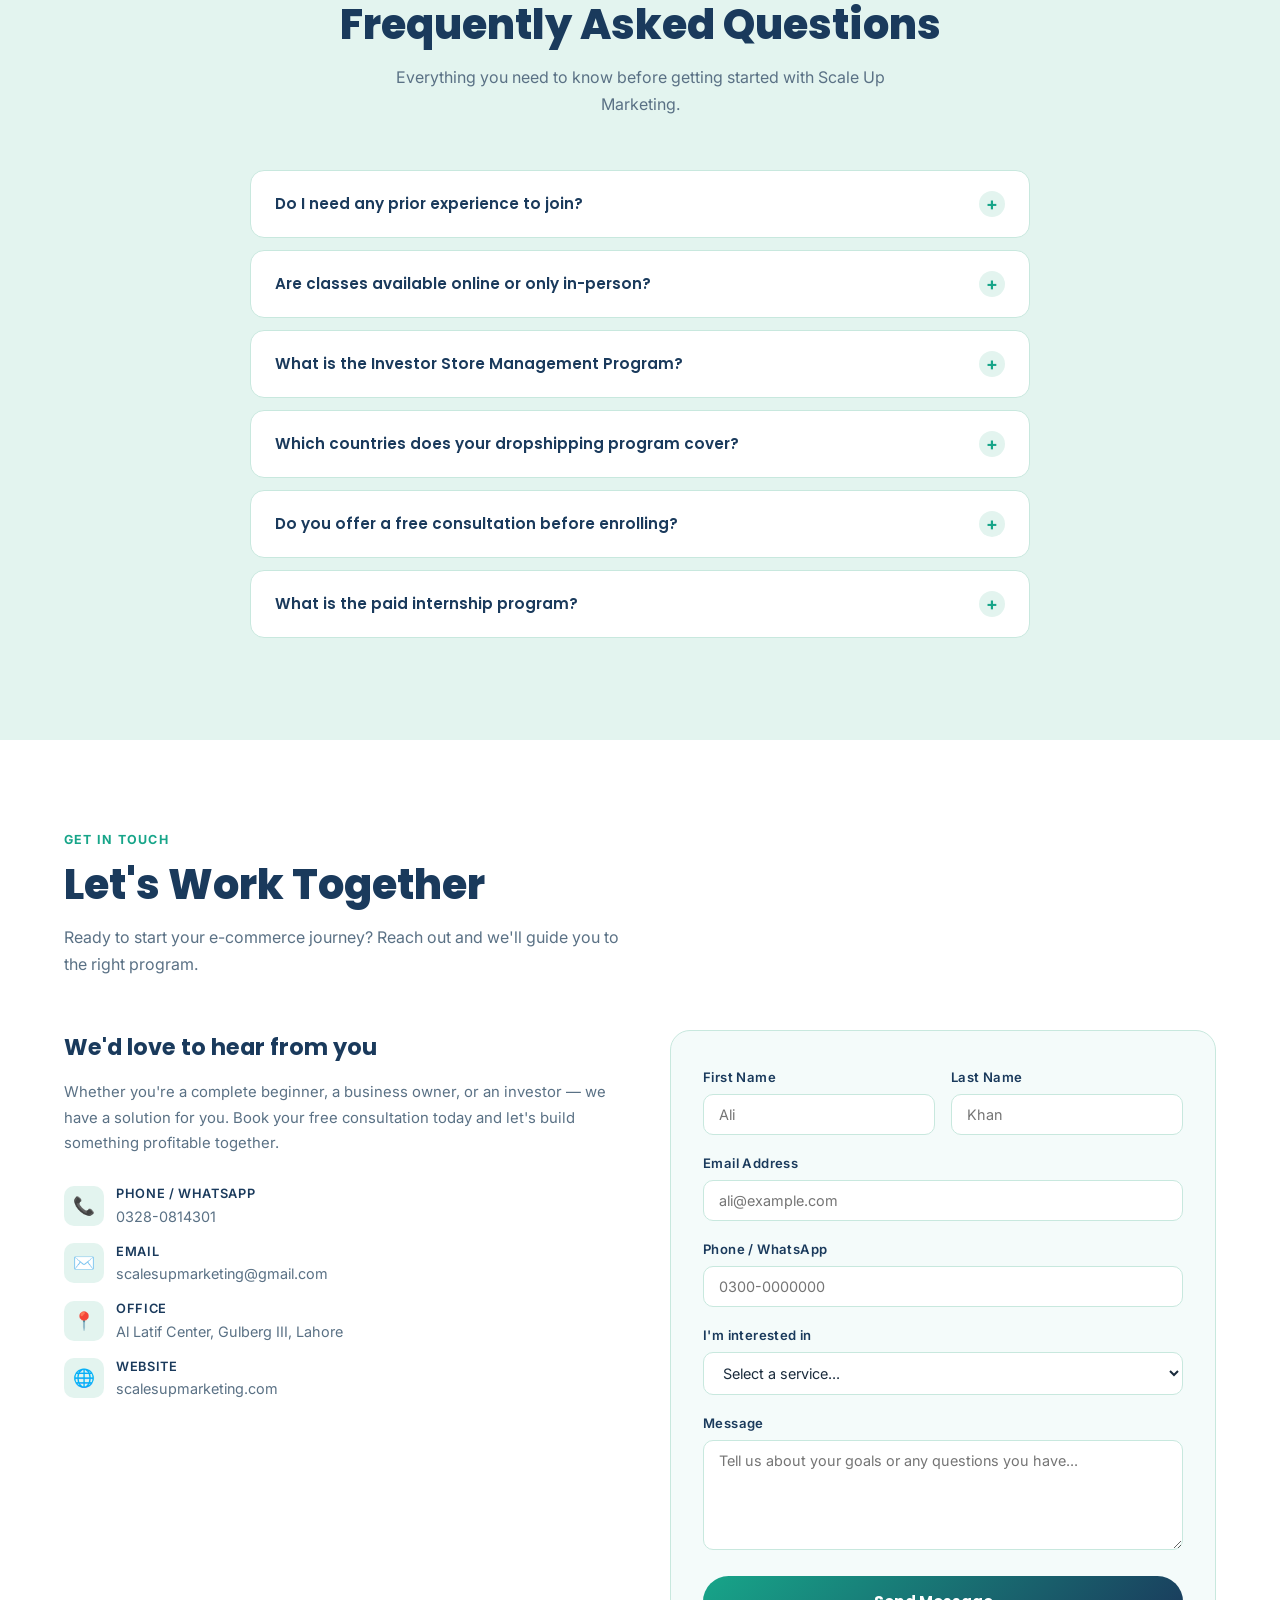
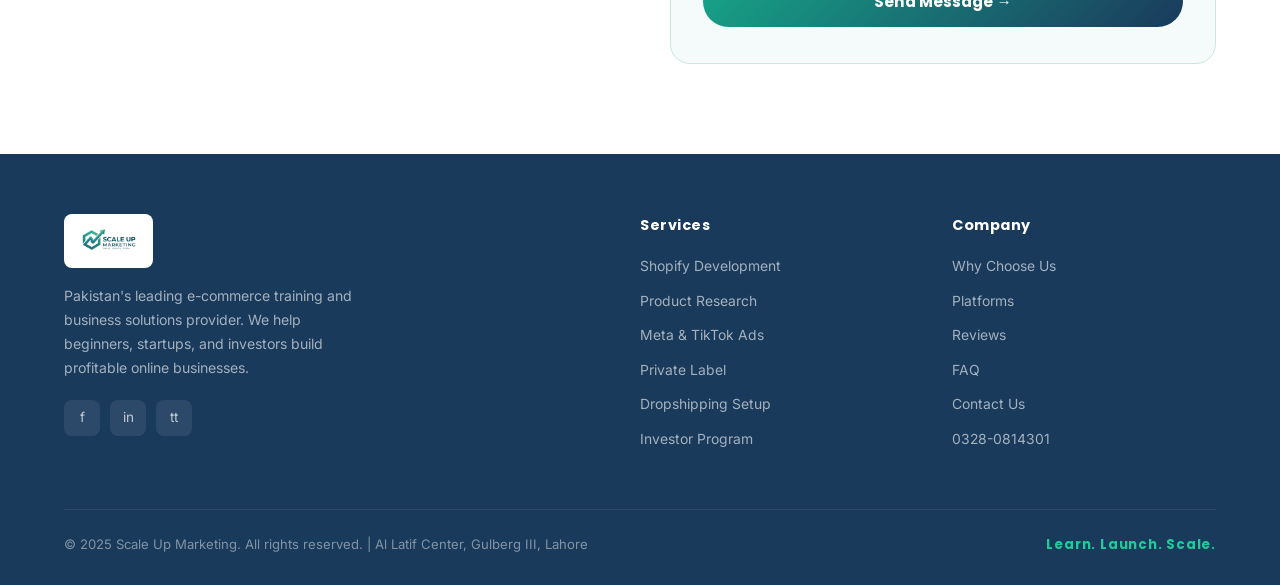
<file: scaleup-marketing-updated (1).html>
<!DOCTYPE html>
<html lang="en">
<head>
<meta charset="UTF-8"/>
<meta name="viewport" content="width=device-width, initial-scale=1.0"/>
<title>Scale Up Marketing — Learn. Launch. Scale.</title>
<link rel="preconnect" href="https://fonts.googleapis.com"/>
<link rel="preconnect" href="https://fonts.gstatic.com" crossorigin/>
<link href="https://fonts.googleapis.com/css2?family=Poppins:wght@400;500;600;700;800&family=Inter:wght@400;500&display=swap" rel="stylesheet"/>
<style>
*,*::before,*::after{box-sizing:border-box;margin:0;padding:0}
:root{
  --navy:#1A3A5C;
  --navy-light:#1F4E78;
  --teal:#17A589;
  --teal-light:#1ECC9A;
  --teal-pale:#E3F4EF;
  --bg:#F4FBFA;
  --white:#FFFFFF;
  --gray:#F2F4F6;
  --text:#1a2b3c;
  --muted:#5a7185;
  --border:#C8E8DE;
}
html{scroll-behavior:smooth}
body{font-family:'Inter',sans-serif;background:var(--bg);color:var(--text);line-height:1.6;overflow-x:hidden}

/* ── NAV ── */
nav{position:fixed;top:0;left:0;right:0;z-index:100;background:var(--navy);padding:0 5%;height:68px;display:flex;align-items:center;justify-content:space-between;box-shadow:0 2px 20px rgba(0,0,0,.18)}
.nav-logo{display:flex;align-items:center;gap:10px;text-decoration:none}
.nav-logo-img{height:46px;width:auto;object-fit:contain;background:#fff;border-radius:8px;padding:4px 10px;}
.nav-logo-icon{width:38px;height:38px}
.nav-logo-text{font-family:'Poppins',sans-serif;font-weight:700;font-size:1.05rem;color:#fff;line-height:1.1}
.nav-logo-text span{color:var(--teal-light);font-weight:800}
.nav-links{display:flex;align-items:center;gap:28px;list-style:none}
.nav-links a{color:rgba(255,255,255,.8);text-decoration:none;font-size:.9rem;font-weight:500;transition:color .2s}
.nav-links a:hover{color:var(--teal-light)}
.nav-cta{background:var(--teal);color:#fff!important;padding:9px 22px;border-radius:25px;font-weight:600!important;transition:background .2s!important}
.nav-cta:hover{background:var(--teal-light)!important}
.hamburger{display:none;flex-direction:column;gap:5px;cursor:pointer;padding:4px}
.hamburger span{width:24px;height:2px;background:#fff;border-radius:2px;transition:.3s}
@media(max-width:768px){
  .nav-links{display:none;position:absolute;top:68px;left:0;right:0;background:var(--navy);flex-direction:column;padding:20px 5%;gap:16px;border-top:1px solid rgba(255,255,255,.1)}
  .nav-links.open{display:flex}
  .hamburger{display:flex}
}

/* ── HERO ── */
#hero{min-height:100vh;background:linear-gradient(135deg,var(--navy) 0%,#0E2D47 55%,#0A2540 100%);display:flex;align-items:center;padding:100px 5% 60px;position:relative;overflow:hidden}
.hero-blob{position:absolute;border-radius:50%;filter:blur(80px);opacity:.15;pointer-events:none}
.blob1{width:500px;height:500px;background:var(--teal);top:-100px;right:-100px}
.blob2{width:300px;height:300px;background:#1ECC9A;bottom:50px;left:-80px}
.hero-inner{max-width:1200px;margin:0 auto;width:100%;display:grid;grid-template-columns:1fr 1fr;gap:60px;align-items:center;position:relative;z-index:1}
.hero-tag{display:inline-flex;align-items:center;gap:8px;background:rgba(23,165,137,.18);border:1px solid rgba(23,165,137,.35);color:var(--teal-light);padding:6px 14px;border-radius:20px;font-size:.8rem;font-weight:600;margin-bottom:20px;letter-spacing:.04em}
.hero-tag::before{content:'';width:7px;height:7px;background:var(--teal-light);border-radius:50%;animation:pulse 2s infinite}
@keyframes pulse{0%,100%{opacity:1;transform:scale(1)}50%{opacity:.5;transform:scale(1.4)}}
.hero-title{font-family:'Poppins',sans-serif;font-size:clamp(2.2rem,5vw,3.6rem);font-weight:800;color:#fff;line-height:1.12;margin-bottom:18px}
.hero-title .accent{background:linear-gradient(90deg,#1ECC9A,#17A589);-webkit-background-clip:text;-webkit-text-fill-color:transparent;background-clip:text}
.hero-subtitle{font-size:1.05rem;color:rgba(255,255,255,.7);margin-bottom:32px;max-width:480px;line-height:1.7}
.hero-btns{display:flex;gap:14px;flex-wrap:wrap}
.btn-primary{background:var(--teal);color:#fff;padding:14px 32px;border-radius:30px;font-weight:600;font-size:.95rem;text-decoration:none;transition:all .25s;display:inline-block}
.btn-primary:hover{background:var(--teal-light);transform:translateY(-2px);box-shadow:0 8px 25px rgba(23,165,137,.4)}
.btn-outline{border:2px solid rgba(255,255,255,.35);color:#fff;padding:13px 30px;border-radius:30px;font-weight:600;font-size:.95rem;text-decoration:none;transition:all .25s;display:inline-block}
.btn-outline:hover{border-color:var(--teal-light);color:var(--teal-light)}
.hero-stats{display:grid;grid-template-columns:repeat(3,1fr);gap:16px;margin-top:40px}
.stat-hex{background:rgba(255,255,255,.07);border:1px solid rgba(255,255,255,.13);border-radius:14px;padding:20px 14px;text-align:center;backdrop-filter:blur(8px)}
.stat-num{font-family:'Poppins',sans-serif;font-size:1.9rem;font-weight:800;color:var(--teal-light);line-height:1}
.stat-label{font-size:.75rem;color:rgba(255,255,255,.6);margin-top:5px}
.hero-visual{display:flex;flex-direction:column;gap:14px;align-items:center}
.hero-card{background:rgba(255,255,255,.08);border:1px solid rgba(255,255,255,.14);border-radius:18px;padding:22px 24px;backdrop-filter:blur(10px);width:100%}
.hero-card-title{font-family:'Poppins',sans-serif;font-weight:700;color:#fff;font-size:1rem;margin-bottom:10px}
.hero-card-items{display:flex;flex-wrap:wrap;gap:7px}
.hero-card-item{background:rgba(23,165,137,.2);border:1px solid rgba(23,165,137,.3);color:var(--teal-light);font-size:.78rem;padding:4px 11px;border-radius:12px;font-weight:500}
@media(max-width:768px){
  .hero-inner{grid-template-columns:1fr}
  .hero-stats{grid-template-columns:repeat(3,1fr)}
  .hero-visual{display:none}
}

/* ── TICKER ── */
.ticker-wrap{background:var(--navy);padding:16px 0;overflow:hidden;border-top:1px solid rgba(255,255,255,.06);border-bottom:1px solid rgba(255,255,255,.06)}
.ticker-track{display:flex;gap:0;white-space:nowrap;animation:ticker 22s linear infinite}
@keyframes ticker{from{transform:translateX(0)}to{transform:translateX(-50%)}}
.ticker-item{display:inline-flex;align-items:center;gap:8px;padding:0 32px;color:rgba(255,255,255,.7);font-size:.85rem;font-weight:500}
.ticker-item .dot{width:5px;height:5px;background:var(--teal);border-radius:50%;flex-shrink:0}

/* ── SECTIONS COMMON ── */
section{padding:90px 5%}
.section-inner{max-width:1200px;margin:0 auto}
.section-eyebrow{font-size:.78rem;font-weight:700;letter-spacing:.1em;text-transform:uppercase;color:var(--teal);margin-bottom:10px}
.section-title{font-family:'Poppins',sans-serif;font-size:clamp(1.8rem,3.5vw,2.6rem);font-weight:800;color:var(--navy);line-height:1.2;margin-bottom:14px}
.section-sub{font-size:1rem;color:var(--muted);max-width:560px;line-height:1.7}
.section-header{margin-bottom:52px}
.section-header.centered{text-align:center}
.section-header.centered .section-sub{margin:0 auto}

/* ── SERVICES ── */
#services{background:var(--white)}
.services-grid{display:grid;grid-template-columns:repeat(auto-fit,minmax(280px,1fr));gap:24px}
.service-card{background:var(--bg);border:1.5px solid var(--border);border-radius:18px;padding:28px 26px;transition:all .3s;cursor:default;position:relative;overflow:hidden}
.service-card::before{content:'';position:absolute;top:0;left:0;right:0;height:3px;background:linear-gradient(90deg,var(--teal),var(--teal-light));transform:scaleX(0);transform-origin:left;transition:.3s}
.service-card:hover{transform:translateY(-5px);box-shadow:0 16px 40px rgba(23,165,137,.13);border-color:var(--teal)}
.service-card:hover::before{transform:scaleX(1)}
.service-icon{width:48px;height:48px;background:var(--teal-pale);border-radius:12px;display:flex;align-items:center;justify-content:center;margin-bottom:16px;font-size:1.4rem}
.service-name{font-family:'Poppins',sans-serif;font-weight:700;font-size:1rem;color:var(--navy);margin-bottom:8px}
.service-desc{font-size:.87rem;color:var(--muted);line-height:1.6}

/* ── PLATFORMS ── */
#platforms{background:var(--teal-pale)}
.platforms-grid{display:grid;grid-template-columns:repeat(auto-fit,minmax(180px,1fr));gap:18px}
.platform-card{background:var(--white);border:1.5px solid var(--border);border-radius:16px;padding:26px 20px;text-align:center;transition:all .3s}
.platform-card:hover{transform:translateY(-4px);box-shadow:0 12px 30px rgba(27,61,92,.1);border-color:var(--teal)}
.platform-emoji{font-size:2.2rem;margin-bottom:12px;display:block}
.platform-name{font-family:'Poppins',sans-serif;font-weight:700;font-size:1rem;color:var(--navy);margin-bottom:4px}
.platform-markets{font-size:.78rem;color:var(--teal);font-weight:600}

/* ── TESTIMONIALS ── */
#testimonials{background:var(--white)}
.testimonials-grid{display:grid;grid-template-columns:repeat(auto-fit,minmax(300px,1fr));gap:24px}
.testi-card{background:var(--bg);border:1.5px solid var(--border);border-radius:18px;padding:28px;transition:all .3s;position:relative}
.testi-card:hover{box-shadow:0 12px 35px rgba(23,165,137,.1);border-color:var(--teal)}
.testi-quote{font-size:2.5rem;line-height:1;color:var(--teal);font-family:'Poppins',sans-serif;font-weight:800;margin-bottom:12px;opacity:.4}
.testi-text{font-size:.92rem;color:var(--text);line-height:1.7;margin-bottom:20px}
.testi-author{display:flex;align-items:center;gap:12px}
.testi-avatar{width:42px;height:42px;border-radius:50%;background:linear-gradient(135deg,var(--teal),var(--navy));display:flex;align-items:center;justify-content:center;font-family:'Poppins',sans-serif;font-weight:700;color:#fff;font-size:.95rem;flex-shrink:0}
.testi-name{font-family:'Poppins',sans-serif;font-weight:700;font-size:.9rem;color:var(--navy)}
.testi-role{font-size:.78rem;color:var(--muted)}
.stars{color:#f5a623;font-size:.85rem;margin-bottom:14px;letter-spacing:2px}

/* ── FAQ ── */
#faq{background:var(--teal-pale)}
.faq-wrap{max-width:780px;margin:0 auto}
.faq-item{background:var(--white);border:1.5px solid var(--border);border-radius:14px;margin-bottom:12px;overflow:hidden;transition:.3s}
.faq-item.open{border-color:var(--teal);box-shadow:0 4px 20px rgba(23,165,137,.1)}
.faq-q{padding:20px 24px;cursor:pointer;display:flex;justify-content:space-between;align-items:center;gap:16px;user-select:none}
.faq-q-text{font-family:'Poppins',sans-serif;font-weight:600;font-size:.95rem;color:var(--navy)}
.faq-icon{width:26px;height:26px;background:var(--teal-pale);border-radius:50%;display:flex;align-items:center;justify-content:center;flex-shrink:0;transition:.3s;color:var(--teal);font-size:1.1rem;font-weight:700}
.faq-item.open .faq-icon{background:var(--teal);color:#fff;transform:rotate(45deg)}
.faq-a{max-height:0;overflow:hidden;transition:max-height .4s ease,padding .3s}
.faq-item.open .faq-a{max-height:300px;padding:0 24px 20px}
.faq-a p{font-size:.9rem;color:var(--muted);line-height:1.7}

/* ── CONTACT ── */
#contact{background:var(--white)}
.contact-inner{display:grid;grid-template-columns:1fr 1fr;gap:60px;align-items:start}
.contact-info h3{font-family:'Poppins',sans-serif;font-weight:700;font-size:1.4rem;color:var(--navy);margin-bottom:14px}
.contact-info p{color:var(--muted);font-size:.93rem;line-height:1.7;margin-bottom:28px}
.contact-detail{display:flex;align-items:center;gap:12px;margin-bottom:14px}
.contact-icon{width:40px;height:40px;background:var(--teal-pale);border-radius:10px;display:flex;align-items:center;justify-content:center;font-size:1.1rem;flex-shrink:0}
.contact-detail-text{font-size:.9rem}
.contact-detail-label{font-weight:600;color:var(--navy);font-size:.8rem;text-transform:uppercase;letter-spacing:.05em}
.contact-detail-val{color:var(--muted)}
.contact-form{background:var(--bg);border:1.5px solid var(--border);border-radius:20px;padding:36px 32px}
.form-row{display:grid;grid-template-columns:1fr 1fr;gap:16px}
.form-group{margin-bottom:18px}
.form-group label{font-size:.82rem;font-weight:600;color:var(--navy);display:block;margin-bottom:6px;letter-spacing:.03em}
.form-group input,.form-group textarea,.form-group select{width:100%;border:1.5px solid var(--border);border-radius:10px;padding:11px 15px;font-family:'Inter',sans-serif;font-size:.9rem;color:var(--text);background:var(--white);transition:.2s;outline:none}
.form-group input:focus,.form-group textarea:focus,.form-group select:focus{border-color:var(--teal);box-shadow:0 0 0 3px rgba(23,165,137,.12)}
.form-group textarea{min-height:110px;resize:vertical}
.btn-submit{background:linear-gradient(135deg,var(--teal),var(--navy));color:#fff;border:none;padding:14px 36px;border-radius:30px;font-family:'Poppins',sans-serif;font-weight:700;font-size:.95rem;cursor:pointer;transition:all .25s;width:100%}
.btn-submit:hover{opacity:.9;transform:translateY(-2px);box-shadow:0 8px 25px rgba(27,61,92,.25)}
@media(max-width:768px){
  .contact-inner{grid-template-columns:1fr}
  .form-row{grid-template-columns:1fr}
}

/* ── FOOTER ── */
footer{background:var(--navy);padding:60px 5% 30px;color:rgba(255,255,255,.75)}
.footer-inner{max-width:1200px;margin:0 auto}
.footer-grid{display:grid;grid-template-columns:2fr 1fr 1fr;gap:48px;margin-bottom:48px}
.footer-brand .footer-logo-text{font-family:'Poppins',sans-serif;font-weight:800;font-size:1.3rem;color:#fff;margin-bottom:12px}
.footer-brand .footer-logo-text span{color:var(--teal-light)}
.footer-brand p{font-size:.88rem;line-height:1.7;max-width:300px;color:rgba(255,255,255,.6)}
.footer-socials{display:flex;gap:10px;margin-top:20px}
.social-btn{width:36px;height:36px;background:rgba(255,255,255,.08);border-radius:8px;display:flex;align-items:center;justify-content:center;color:rgba(255,255,255,.7);text-decoration:none;font-size:.85rem;transition:.2s}
.social-btn:hover{background:var(--teal);color:#fff}
.footer-col h4{font-family:'Poppins',sans-serif;font-weight:700;font-size:.9rem;color:#fff;margin-bottom:16px;letter-spacing:.04em}
.footer-col ul{list-style:none}
.footer-col ul li{margin-bottom:9px}
.footer-col ul li a{color:rgba(255,255,255,.6);text-decoration:none;font-size:.87rem;transition:.2s}
.footer-col ul li a:hover{color:var(--teal-light)}
.footer-bottom{border-top:1px solid rgba(255,255,255,.08);padding-top:24px;display:flex;justify-content:space-between;align-items:center;gap:12px;flex-wrap:wrap}
.footer-bottom p{font-size:.82rem;color:rgba(255,255,255,.45)}
.footer-tagline{font-family:'Poppins',sans-serif;font-weight:700;font-size:.82rem;color:var(--teal-light);letter-spacing:.06em}
@media(max-width:768px){
  .footer-grid{grid-template-columns:1fr;gap:32px}
}

/* ── SCROLL REVEAL ── */
.reveal{opacity:0;transform:translateY(28px);transition:opacity .6s ease,transform .6s ease}
.reveal.visible{opacity:1;transform:none}

/* ── WHY CHOOSE US strip ── */
#why{background:linear-gradient(135deg,var(--navy),#0E2D47);padding:70px 5%}
.why-inner{max-width:1200px;margin:0 auto}
.why-grid{display:grid;grid-template-columns:repeat(auto-fit,minmax(200px,1fr));gap:20px}
.why-item{text-align:center;padding:28px 18px}
.why-item-icon{font-size:2rem;margin-bottom:14px}
.why-item-title{font-family:'Poppins',sans-serif;font-weight:700;color:#fff;font-size:.95rem;margin-bottom:7px}
.why-item-desc{font-size:.82rem;color:rgba(255,255,255,.6);line-height:1.6}
</style>
</head>
<body>

<!-- NAV -->
<nav>
  <a href="#hero" class="nav-logo">
    <img src="[data-uri]" alt="Scale Up Marketing" class="nav-logo-img"/>
  </a>
  <div class="hamburger" onclick="this.classList.toggle('active');document.getElementById('navlinks').classList.toggle('open')">
    <span></span><span></span><span></span>
  </div>
  <ul class="nav-links" id="navlinks">
    <li><a href="#services">Services</a></li>
    <li><a href="#platforms">Platforms</a></li>
    <li><a href="#why">Why Us</a></li>
    <li><a href="#testimonials">Reviews</a></li>
    <li><a href="#faq">FAQ</a></li>
    <li><a href="#contact" class="nav-cta">Get Started</a></li>
  </ul>
</nav>

<!-- HERO -->
<section id="hero">
  <div class="hero-blob blob1"></div>
  <div class="hero-blob blob2"></div>
  <div class="hero-inner">
    <div>
      <div class="hero-tag">🚀 Pakistan's #1 E-Commerce Training</div>
      <h1 class="hero-title">Learn. Launch.<br/><span class="accent">Scale Your Business.</span></h1>
      <p class="hero-subtitle">Professional e-commerce training and business solutions for beginners, startups, and investors. We help you build profitable online businesses through real market strategies.</p>
      <div class="hero-btns">
        <a href="#contact" class="btn-primary">Start Your Journey</a>
        <a href="#services" class="btn-outline">Explore Services</a>
      </div>
      <div class="hero-stats">
        <div class="stat-hex">
          <div class="stat-num">500+</div>
          <div class="stat-label">Students Trained</div>
        </div>
        <div class="stat-hex">
          <div class="stat-num">5</div>
          <div class="stat-label">Platforms Covered</div>
        </div>
        <div class="stat-hex">
          <div class="stat-num">98%</div>
          <div class="stat-label">Satisfaction Rate</div>
        </div>
      </div>
    </div>
    <div class="hero-visual reveal">
      <div class="hero-card">
        <div class="hero-card-title">🎓 Training Programs</div>
        <div class="hero-card-items">
          <span class="hero-card-item">Offline Classes</span>
          <span class="hero-card-item">Online Live</span>
          <span class="hero-card-item">1-on-1 Mentorship</span>
          <span class="hero-card-item">Masterclasses</span>
          <span class="hero-card-item">Free Consultation</span>
        </div>
      </div>
      <div class="hero-card">
        <div class="hero-card-title">🛒 Business Solutions</div>
        <div class="hero-card-items">
          <span class="hero-card-item">Shopify Setup</span>
          <span class="hero-card-item">Meta Ads</span>
          <span class="hero-card-item">Private Label</span>
          <span class="hero-card-item">Dropshipping</span>
          <span class="hero-card-item">Brand Development</span>
        </div>
      </div>
      <div class="hero-card">
        <div class="hero-card-title">📍 Based in Gulberg III, Lahore</div>
        <div class="hero-card-items">
          <span class="hero-card-item">Al Latif Center</span>
          <span class="hero-card-item">Walk-ins Welcome</span>
          <span class="hero-card-item">Free Consultation</span>
        </div>
      </div>
    </div>
  </div>
</section>

<!-- TICKER -->
<div class="ticker-wrap">
  <div class="ticker-track">
    <span class="ticker-item"><span class="dot"></span>Shopify Store Development</span>
    <span class="ticker-item"><span class="dot"></span>Amazon & Daraz Training</span>
    <span class="ticker-item"><span class="dot"></span>Meta & TikTok Ads</span>
    <span class="ticker-item"><span class="dot"></span>Private Label Brand</span>
    <span class="ticker-item"><span class="dot"></span>Dropshipping UAE · KSA · UK · USA</span>
    <span class="ticker-item"><span class="dot"></span>1-on-1 Mentorship</span>
    <span class="ticker-item"><span class="dot"></span>Investor Programs</span>
    <span class="ticker-item"><span class="dot"></span>Paid Internships</span>
    <span class="ticker-item"><span class="dot"></span>Shopify Store Development</span>
    <span class="ticker-item"><span class="dot"></span>Amazon & Daraz Training</span>
    <span class="ticker-item"><span class="dot"></span>Meta & TikTok Ads</span>
    <span class="ticker-item"><span class="dot"></span>Private Label Brand</span>
    <span class="ticker-item"><span class="dot"></span>Dropshipping UAE · KSA · UK · USA</span>
    <span class="ticker-item"><span class="dot"></span>1-on-1 Mentorship</span>
    <span class="ticker-item"><span class="dot"></span>Investor Programs</span>
    <span class="ticker-item"><span class="dot"></span>Paid Internships</span>
  </div>
</div>

<!-- SERVICES -->
<section id="services">
  <div class="section-inner">
    <div class="section-header reveal">
      <div class="section-eyebrow">What We Offer</div>
      <h2 class="section-title">Complete E-Commerce Solutions</h2>
      <p class="section-sub">From zero to running a profitable online business — we cover every step with hands-on guidance and real market strategies.</p>
    </div>
    <div class="services-grid">
      <div class="service-card reveal">
        <div class="service-icon">🛍️</div>
        <div class="service-name">Shopify Store Development</div>
        <div class="service-desc">Full store setup, product listing, theme customisation, and store optimisation to convert visitors into buyers.</div>
      </div>
      <div class="service-card reveal">
        <div class="service-icon">🔍</div>
        <div class="service-name">Product Hunting & Research</div>
        <div class="service-desc">Data-driven product research to find winning products with high demand and low competition across major platforms.</div>
      </div>
      <div class="service-card reveal">
        <div class="service-icon">📣</div>
        <div class="service-name">Meta & TikTok Ads</div>
        <div class="service-desc">Targeted ad campaigns on Facebook, Instagram, and TikTok that drive real sales — from creative to scaling.</div>
      </div>
      <div class="service-card reveal">
        <div class="service-icon">🏷️</div>
        <div class="service-name">Private Label Brand Development</div>
        <div class="service-desc">Build your own brand from scratch — product sourcing, logo, packaging, Shopify store setup, and COD integration.</div>
      </div>
      <div class="service-card reveal">
        <div class="service-icon">📦</div>
        <div class="service-name">Dropshipping Business Setup</div>
        <div class="service-desc">Complete dropshipping setup for UAE, KSA, PK, UK, and USA — including supplier setup, automation, and scaling.</div>
      </div>
      <div class="service-card reveal">
        <div class="service-icon">💼</div>
        <div class="service-name">Investor Store Management</div>
        <div class="service-desc">We manage your e-commerce store end-to-end. Ideal for investors who want returns without doing the daily work.</div>
      </div>
      <div class="service-card reveal">
        <div class="service-icon">🎓</div>
        <div class="service-name">Amazon, Daraz, eBay & Etsy Training</div>
        <div class="service-desc">Platform-specific training covering listings, SEO, FBA, and selling strategies for local and international markets.</div>
      </div>
      <div class="service-card reveal">
        <div class="service-icon">📱</div>
        <div class="service-name">Social Media & Content Marketing</div>
        <div class="service-desc">Brand building through strategic social media management, content creation, and ad creative production.</div>
      </div>
      <div class="service-card reveal">
        <div class="service-icon">🤝</div>
        <div class="service-name">Freelancing & Paid Internship</div>
        <div class="service-desc">Practical training with real projects, freelancing skill development, and a paid internship program for graduates.</div>
      </div>
    </div>
  </div>
</section>

<!-- WHY CHOOSE US -->
<section id="why">
  <div class="why-inner">
    <div class="section-header centered reveal" style="margin-bottom:44px">
      <div class="section-eyebrow" style="color:var(--teal-light)">Why Scale Up</div>
      <h2 class="section-title" style="color:#fff">Why Hundreds Choose Us</h2>
    </div>
    <div class="why-grid">
      <div class="why-item reveal">
        <div class="why-item-icon">🏫</div>
        <div class="why-item-title">Offline + Online Classes</div>
        <div class="why-item-desc">Learn in-person at Gulberg III or join live online sessions from anywhere.</div>
      </div>
      <div class="why-item reveal">
        <div class="why-item-icon">👤</div>
        <div class="why-item-title">1-on-1 Mentorship</div>
        <div class="why-item-desc">Personal guidance tailored to your business goals and current skill level.</div>
      </div>
      <div class="why-item reveal">
        <div class="why-item-icon">💬</div>
        <div class="why-item-title">Weekly Q&A Sessions</div>
        <div class="why-item-desc">Live weekly Q&As so you never stay stuck — get answers directly from experts.</div>
      </div>
      <div class="why-item reveal">
        <div class="why-item-icon">🆓</div>
        <div class="why-item-title">Free Consultation</div>
        <div class="why-item-desc">Not sure where to start? Book a free consultation and we'll map your path.</div>
      </div>
      <div class="why-item reveal">
        <div class="why-item-icon">🌍</div>
        <div class="why-item-title">International Markets</div>
        <div class="why-item-desc">We operate in UK, USA, UAE, KSA, Australia, and Pakistan markets.</div>
      </div>
      <div class="why-item reveal">
        <div class="why-item-icon">🤝</div>
        <div class="why-item-title">Community Support</div>
        <div class="why-item-desc">Join a growing community of students, sellers, and entrepreneurs.</div>
      </div>
    </div>
  </div>
</section>

<!-- PLATFORMS -->
<section id="platforms">
  <div class="section-inner">
    <div class="section-header centered reveal">
      <div class="section-eyebrow">Platforms We Cover</div>
      <h2 class="section-title">We Train & Operate On</h2>
      <p class="section-sub">Get trained on the exact platforms where real sales happen — locally and internationally.</p>
    </div>
    <div class="platforms-grid">
      <div class="platform-card reveal">
        <span class="platform-emoji">🛒</span>
        <div class="platform-name">Shopify</div>
        <div class="platform-markets">Global</div>
      </div>
      <div class="platform-card reveal">
        <span class="platform-emoji">🛍️</span>
        <div class="platform-name">Daraz</div>
        <div class="platform-markets">Pakistan</div>
      </div>
      <div class="platform-card reveal">
        <span class="platform-emoji">🎵</span>
        <div class="platform-name">TikTok Shop</div>
        <div class="platform-markets">UK · USA</div>
      </div>
      <div class="platform-card reveal">
        <span class="platform-emoji">📦</span>
        <div class="platform-name">eBay</div>
        <div class="platform-markets">UK · USA</div>
      </div>
      <div class="platform-card reveal">
        <span class="platform-emoji">🎨</span>
        <div class="platform-name">Etsy</div>
        <div class="platform-markets">UK · USA · Australia</div>
      </div>
      <div class="platform-card reveal">
        <span class="platform-emoji">📊</span>
        <div class="platform-name">Amazon</div>
        <div class="platform-markets">USA · UAE</div>
      </div>
    </div>
  </div>
</section>

<!-- TESTIMONIALS -->
<section id="testimonials">
  <div class="section-inner">
    <div class="section-header centered reveal">
      <div class="section-eyebrow">Student Reviews</div>
      <h2 class="section-title">What Our Students Say</h2>
      <p class="section-sub">Real results from real people who went from beginner to running profitable online businesses.</p>
    </div>
    <div class="testimonials-grid">
      <div class="testi-card reveal">
        <div class="stars">★★★★★</div>
        <div class="testi-quote">"</div>
        <p class="testi-text">Scale Up Marketing completely changed my life. I started with zero knowledge about e-commerce and within 3 months I had my own Shopify store generating consistent sales. The 1-on-1 mentorship was the real game changer.</p>
        <div class="testi-author">
          <div class="testi-avatar">AK</div>
          <div>
            <div class="testi-name">Ahmed Khan</div>
            <div class="testi-role">Shopify Store Owner, Lahore</div>
          </div>
        </div>
      </div>
      <div class="testi-card reveal">
        <div class="stars">★★★★★</div>
        <div class="testi-quote">"</div>
        <p class="testi-text">I enrolled in the Daraz & Amazon training and the knowledge I got was incredibly practical. The weekly Q&A sessions made sure I never got stuck. My store is now doing 6 figures monthly. Highly recommended!</p>
        <div class="testi-author">
          <div class="testi-avatar">SR</div>
          <div>
            <div class="testi-name">Sana Rehman</div>
            <div class="testi-role">Amazon Seller, Karachi</div>
          </div>
        </div>
      </div>
      <div class="testi-card reveal">
        <div class="stars">★★★★★</div>
        <div class="testi-quote">"</div>
        <p class="testi-text">The investor store management program is exactly what I needed. I didn't have time to learn e-commerce myself, so their team managed everything. Within 4 months my store was profitable. Excellent communication too.</p>
        <div class="testi-author">
          <div class="testi-avatar">MF</div>
          <div>
            <div class="testi-name">Muhammad Farhan</div>
            <div class="testi-role">Business Investor, Islamabad</div>
          </div>
        </div>
      </div>
      <div class="testi-card reveal">
        <div class="stars">★★★★★</div>
        <div class="testi-quote">"</div>
        <p class="testi-text">The Meta Ads training was outstanding. I was wasting money on ads before. After the course, my ROAS went from 1.2x to 4.5x in just 6 weeks. These guys really know performance marketing inside out.</p>
        <div class="testi-author">
          <div class="testi-avatar">ZA</div>
          <div>
            <div class="testi-name">Zainab Ali</div>
            <div class="testi-role">Online Brand Owner, Lahore</div>
          </div>
        </div>
      </div>
      <div class="testi-card reveal">
        <div class="stars">★★★★★</div>
        <div class="testi-quote">"</div>
        <p class="testi-text">I did the paid internship and it was the best decision of my year. Real projects, real clients, real learning. I now freelance full-time making more than my old 9-to-5 job. The community here is amazing.</p>
        <div class="testi-author">
          <div class="testi-avatar">OU</div>
          <div>
            <div class="testi-name">Omar Usman</div>
            <div class="testi-role">Freelancer & E-Commerce Trainer</div>
          </div>
        </div>
      </div>
      <div class="testi-card reveal">
        <div class="stars">★★★★★</div>
        <div class="testi-quote">"</div>
        <p class="testi-text">Built my white label brand from scratch with Scale Up Marketing's help. From product hunting to packaging to Shopify — they guided every step. My brand is now selling across Pakistan and UAE. Truly exceptional team.</p>
        <div class="testi-author">
          <div class="testi-avatar">HA</div>
          <div>
            <div class="testi-name">Hira Aslam</div>
            <div class="testi-role">Private Label Brand Founder</div>
          </div>
        </div>
      </div>
    </div>
  </div>
</section>

<!-- FAQ -->
<section id="faq">
  <div class="section-inner">
    <div class="section-header centered reveal">
      <div class="section-eyebrow">FAQ</div>
      <h2 class="section-title">Frequently Asked Questions</h2>
      <p class="section-sub">Everything you need to know before getting started with Scale Up Marketing.</p>
    </div>
    <div class="faq-wrap">
      <div class="faq-item reveal">
        <div class="faq-q" onclick="toggleFaq(this)">
          <span class="faq-q-text">Do I need any prior experience to join?</span>
          <span class="faq-icon">+</span>
        </div>
        <div class="faq-a"><p>No prior experience is required at all. Our courses are designed specifically for beginners. We start from absolute zero and take you step-by-step to running a profitable online business. Whether you're a student, housewife, or professional — everyone is welcome.</p></div>
      </div>
      <div class="faq-item reveal">
        <div class="faq-q" onclick="toggleFaq(this)">
          <span class="faq-q-text">Are classes available online or only in-person?</span>
          <span class="faq-icon">+</span>
        </div>
        <div class="faq-a"><p>We offer both! You can join our offline physical classes at Al Latif Center, Gulberg III, Lahore, or attend our live online sessions from anywhere in Pakistan or abroad. The curriculum is identical for both formats.</p></div>
      </div>
      <div class="faq-item reveal">
        <div class="faq-q" onclick="toggleFaq(this)">
          <span class="faq-q-text">What is the Investor Store Management Program?</span>
          <span class="faq-icon">+</span>
        </div>
        <div class="faq-a"><p>This program is for investors who want to earn from e-commerce without managing it themselves. Our team handles everything — store setup, product research, ads, fulfilment, and scaling. You invest, we operate, and both parties share the profits. Book a free consultation to learn more.</p></div>
      </div>
      <div class="faq-item reveal">
        <div class="faq-q" onclick="toggleFaq(this)">
          <span class="faq-q-text">Which countries does your dropshipping program cover?</span>
          <span class="faq-icon">+</span>
        </div>
        <div class="faq-a"><p>Our dropshipping program covers UAE, Saudi Arabia (KSA), Pakistan, United Kingdom, and the United States. We help with international product research, supplier and fulfilment setup, and running Meta and TikTok ad campaigns in each market.</p></div>
      </div>
      <div class="faq-item reveal">
        <div class="faq-q" onclick="toggleFaq(this)">
          <span class="faq-q-text">Do you offer a free consultation before enrolling?</span>
          <span class="faq-icon">+</span>
        </div>
        <div class="faq-a"><p>Yes! We offer a completely free consultation to help you figure out which program or service is the right fit for your goals and budget. You can call us at 0328-0814301, email us, or visit our office in Gulberg III, Lahore.</p></div>
      </div>
      <div class="faq-item reveal">
        <div class="faq-q" onclick="toggleFaq(this)">
          <span class="faq-q-text">What is the paid internship program?</span>
          <span class="faq-icon">+</span>
        </div>
        <div class="faq-a"><p>Our paid internship is a hands-on practical training program where you work on real projects and real clients under the supervision of our expert team. Interns get stipends and build a strong portfolio. It's ideal for fresh graduates or students wanting real-world e-commerce experience.</p></div>
      </div>
    </div>
  </div>
</section>

<!-- CONTACT -->
<section id="contact">
  <div class="section-inner">
    <div class="section-header reveal">
      <div class="section-eyebrow">Get In Touch</div>
      <h2 class="section-title">Let's Work Together</h2>
      <p class="section-sub">Ready to start your e-commerce journey? Reach out and we'll guide you to the right program.</p>
    </div>
    <div class="contact-inner">
      <div class="contact-info reveal">
        <h3>We'd love to hear from you</h3>
        <p>Whether you're a complete beginner, a business owner, or an investor — we have a solution for you. Book your free consultation today and let's build something profitable together.</p>
        <div class="contact-detail">
          <div class="contact-icon">📞</div>
          <div class="contact-detail-text">
            <div class="contact-detail-label">Phone / WhatsApp</div>
            <div class="contact-detail-val">0328-0814301</div>
          </div>
        </div>
        <div class="contact-detail">
          <div class="contact-icon">✉️</div>
          <div class="contact-detail-text">
            <div class="contact-detail-label">Email</div>
            <div class="contact-detail-val">scalesupmarketing@gmail.com</div>
          </div>
        </div>
        <div class="contact-detail">
          <div class="contact-icon">📍</div>
          <div class="contact-detail-text">
            <div class="contact-detail-label">Office</div>
            <div class="contact-detail-val">Al Latif Center, Gulberg III, Lahore</div>
          </div>
        </div>
        <div class="contact-detail">
          <div class="contact-icon">🌐</div>
          <div class="contact-detail-text">
            <div class="contact-detail-label">Website</div>
            <div class="contact-detail-val">scalesupmarketing.com</div>
          </div>
        </div>
      </div>
      <div class="contact-form reveal">
        <div class="form-row">
          <div class="form-group">
            <label>First Name</label>
            <input type="text" placeholder="Ali"/>
          </div>
          <div class="form-group">
            <label>Last Name</label>
            <input type="text" placeholder="Khan"/>
          </div>
        </div>
        <div class="form-group">
          <label>Email Address</label>
          <input type="email" placeholder="ali@example.com"/>
        </div>
        <div class="form-group">
          <label>Phone / WhatsApp</label>
          <input type="tel" placeholder="0300-0000000"/>
        </div>
        <div class="form-group">
          <label>I'm interested in</label>
          <select>
            <option value="">Select a service...</option>
            <option>Shopify Store Development</option>
            <option>Amazon / Daraz / eBay / Etsy Training</option>
            <option>Meta & TikTok Ads</option>
            <option>Private Label Brand</option>
            <option>Dropshipping Setup</option>
            <option>Investor Store Management</option>
            <option>1-on-1 Mentorship</option>
            <option>Paid Internship</option>
            <option>Free Consultation</option>
          </select>
        </div>
        <div class="form-group">
          <label>Message</label>
          <textarea placeholder="Tell us about your goals or any questions you have..."></textarea>
        </div>
        <button class="btn-submit" onclick="handleSubmit(event)">Send Message →</button>
      </div>
    </div>
  </div>
</section>

<!-- FOOTER -->
<footer>
  <div class="footer-inner">
    <div class="footer-grid">
      <div class="footer-brand">
        <img src="[data-uri]" alt="Scale Up Marketing" style="height:54px;width:auto;object-fit:contain;background:#fff;border-radius:8px;padding:4px 10px;margin-bottom:16px;display:block;"/>
        <p>Pakistan's leading e-commerce training and business solutions provider. We help beginners, startups, and investors build profitable online businesses.</p>
        <div class="footer-socials">
          <a href="https://facebook.com/scalesupmarketing" class="social-btn" target="_blank" title="Facebook">f</a>
          <a href="https://instagram.com/scalesupmarketing" class="social-btn" target="_blank" title="Instagram">in</a>
          <a href="https://tiktok.com/@scalesup_marketing" class="social-btn" target="_blank" title="TikTok">tt</a>
        </div>
      </div>
      <div class="footer-col">
        <h4>Services</h4>
        <ul>
          <li><a href="#services">Shopify Development</a></li>
          <li><a href="#services">Product Research</a></li>
          <li><a href="#services">Meta & TikTok Ads</a></li>
          <li><a href="#services">Private Label</a></li>
          <li><a href="#services">Dropshipping Setup</a></li>
          <li><a href="#services">Investor Program</a></li>
        </ul>
      </div>
      <div class="footer-col">
        <h4>Company</h4>
        <ul>
          <li><a href="#why">Why Choose Us</a></li>
          <li><a href="#platforms">Platforms</a></li>
          <li><a href="#testimonials">Reviews</a></li>
          <li><a href="#faq">FAQ</a></li>
          <li><a href="#contact">Contact Us</a></li>
          <li><a href="tel:03280814301">0328-0814301</a></li>
        </ul>
      </div>
    </div>
    <div class="footer-bottom">
      <p>© 2025 Scale Up Marketing. All rights reserved. | Al Latif Center, Gulberg III, Lahore</p>
      <div class="footer-tagline">Learn. Launch. Scale.</div>
    </div>
  </div>
</footer>

<script>
// Scroll reveal
const reveals = document.querySelectorAll('.reveal');
const observer = new IntersectionObserver((entries) => {
  entries.forEach((e, i) => {
    if (e.isIntersecting) {
      setTimeout(() => e.target.classList.add('visible'), i * 60);
      observer.unobserve(e.target);
    }
  });
}, { threshold: 0.1 });
reveals.forEach(r => observer.observe(r));

// FAQ toggle
function toggleFaq(el) {
  const item = el.parentElement;
  const isOpen = item.classList.contains('open');
  document.querySelectorAll('.faq-item.open').forEach(i => i.classList.remove('open'));
  if (!isOpen) item.classList.add('open');
}

// Form submit
function handleSubmit(e) {
  e.preventDefault();
  const btn = e.target;
  btn.textContent = '✓ Message Sent!';
  btn.style.background = 'linear-gradient(135deg,#17A589,#1A3A5C)';
  btn.style.opacity = '0.85';
  btn.disabled = true;
  setTimeout(() => {
    btn.textContent = 'Send Message →';
    btn.style.opacity = '1';
    btn.disabled = false;
  }, 3500);
}

// Navbar scroll effect
window.addEventListener('scroll', () => {
  const nav = document.querySelector('nav');
  nav.style.boxShadow = window.scrollY > 30 ? '0 4px 30px rgba(0,0,0,.25)' : '0 2px 20px rgba(0,0,0,.18)';
});
</script>
</body>
</html>
</file>
